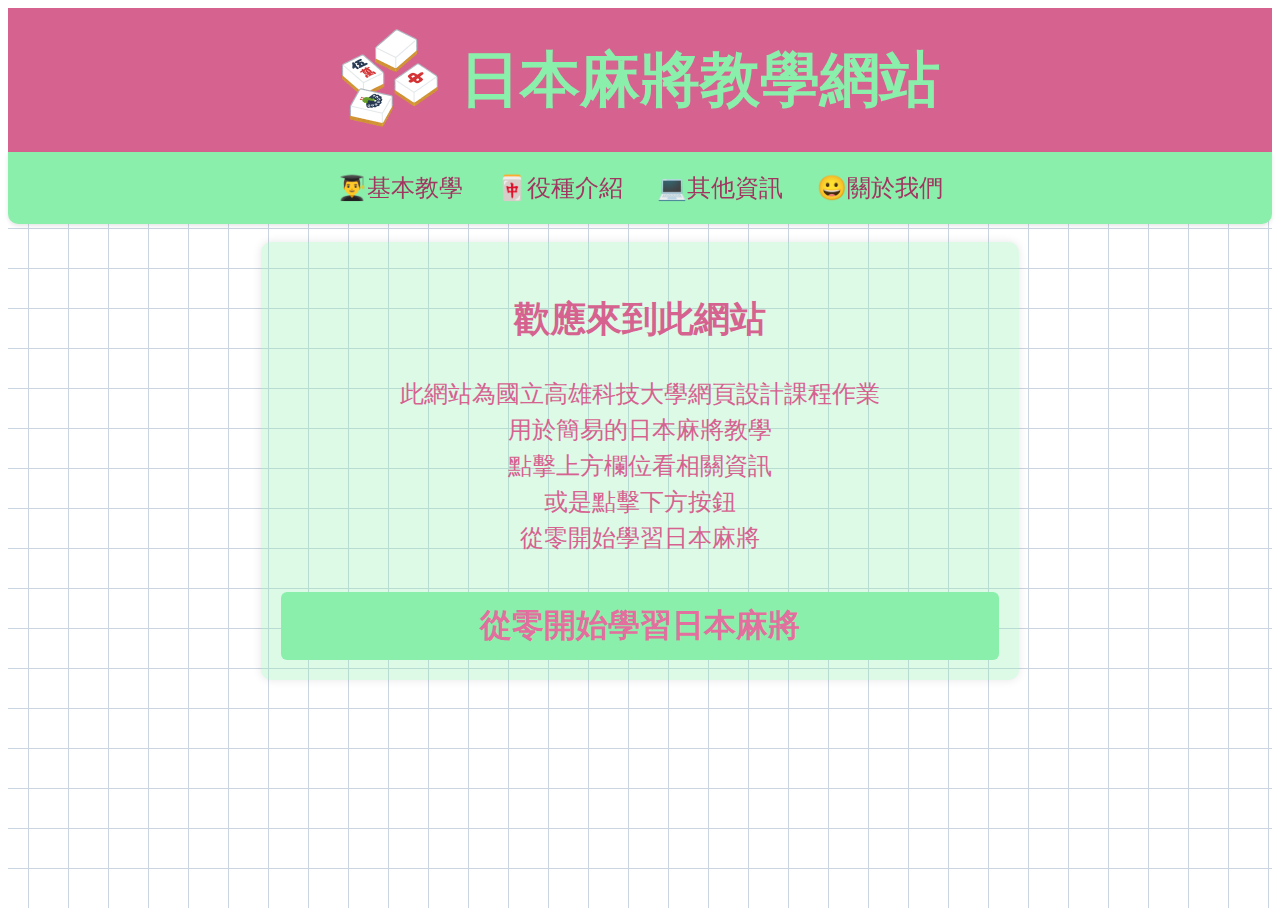
<file: index.html>
<!DOCTYPE html>
<html lang="en">
  <head>
    <meta charset="utf-8">
    <title>日本麻將教學網站</title>
    <link href="https://fonts.googleapis.com/css?family=Open+Sans" rel="stylesheet" type="text/css">
    
    <link href="styles/基本.css" rel="stylesheet" type="text/css"> 
    <link href="styles/首頁.css" rel="stylesheet" type="text/css">

    <script src="scripts/首頁.js"></script>
  
  </head>
  <body>
    <div class="grid"  style="height: 100vh;">
      <header class="header">
        <div class="logo"> <!-- 這裡放你的logo -->
          <a href="./">
            <img src="images/麻將.png" height="100px">
          </a>   
        </div>
        <h1 class="title">日本麻將教學網站</h1>
      </header>
    
      <header class="sticky-header__header"> 
        <table class="sticky-table-headers">
            <tbody>
                <tr>
                  <th><a href="基本教學.html"><button>👨‍🎓基本教學</button></a></th>
                  <th><a href="役種介紹.html"><button>🀄役種介紹</button></a></th>
                  <th><a href="qwe.html"><button>💻其他資訊</button></a></th>
                  <th><a href="qwe.html"><button>😀關於我們</button></a></th>
                  
                </tr>
            </tbody>
        </table>
      </header>

      <br>
      <div class="parent">
        <div class="div1" ></div>

        <div class="div3" >
            <h2>歡應來到此網站</h2>

            此網站為國立高雄科技大學網頁設計課程作業 <br>
            用於簡易的日本麻將教學 <br>
            點擊上方欄位看相關資訊<br>
            或是點擊下方按鈕<br>
            從零開始學習日本麻將<br><br>
            <a href="基本教學.html"><button class="eee">從零開始學習日本麻將</button></a>
        </div> 
        <div class="div2"></div> 
        <div class="div4"> </div> 
      </div>
     


    </div>
  </body>
</html>
</file>
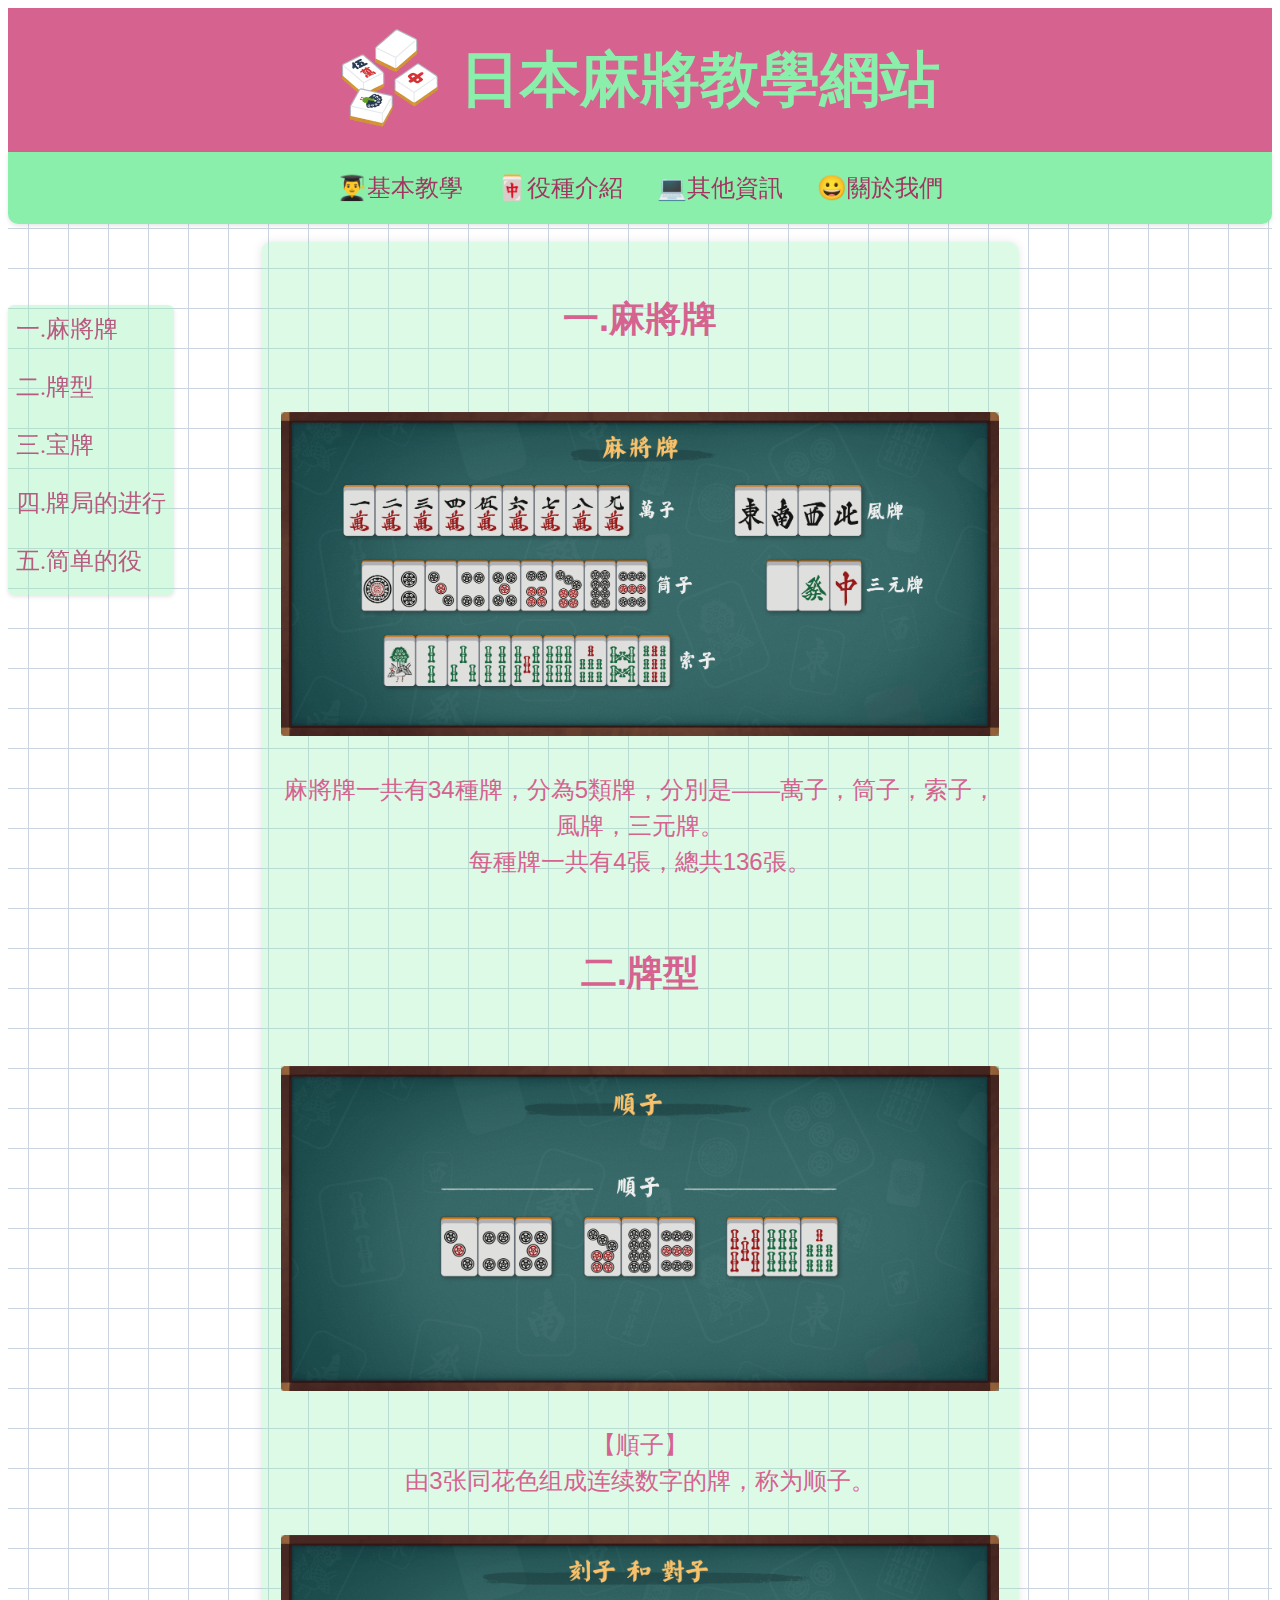
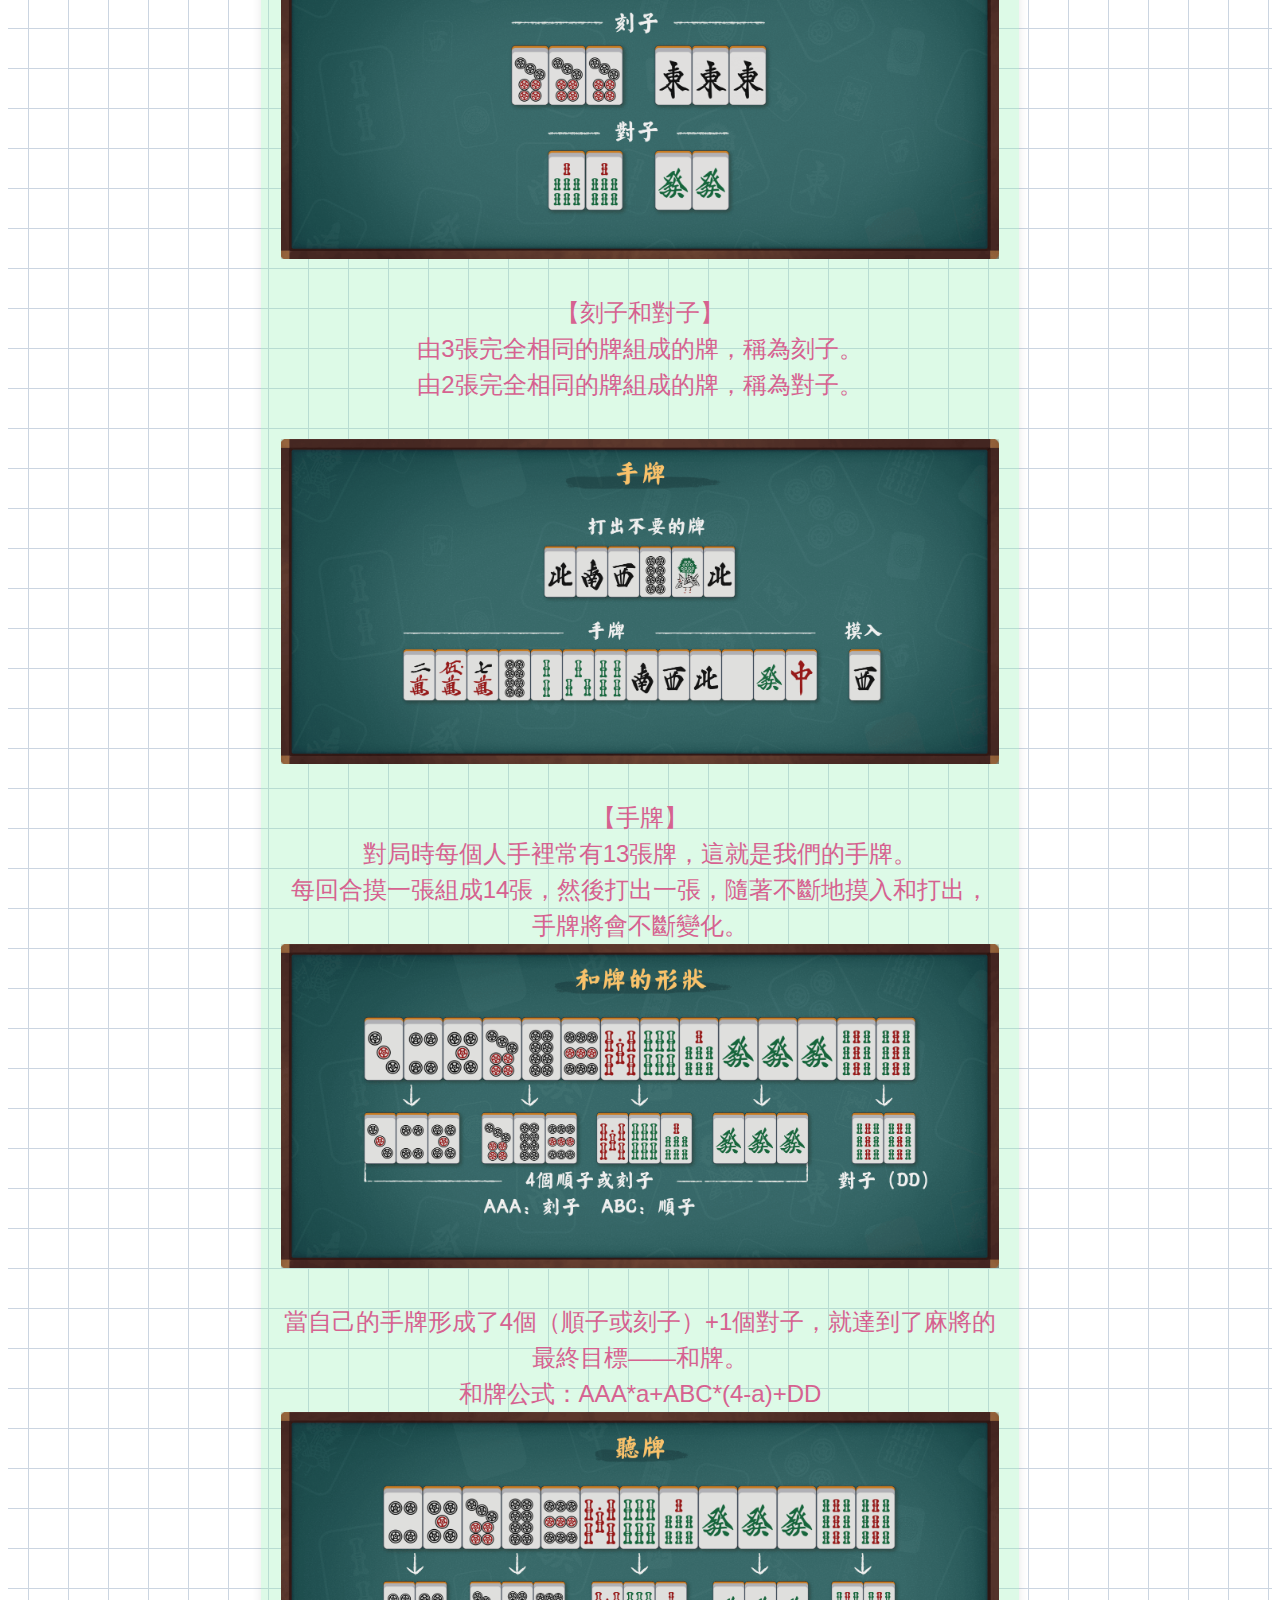
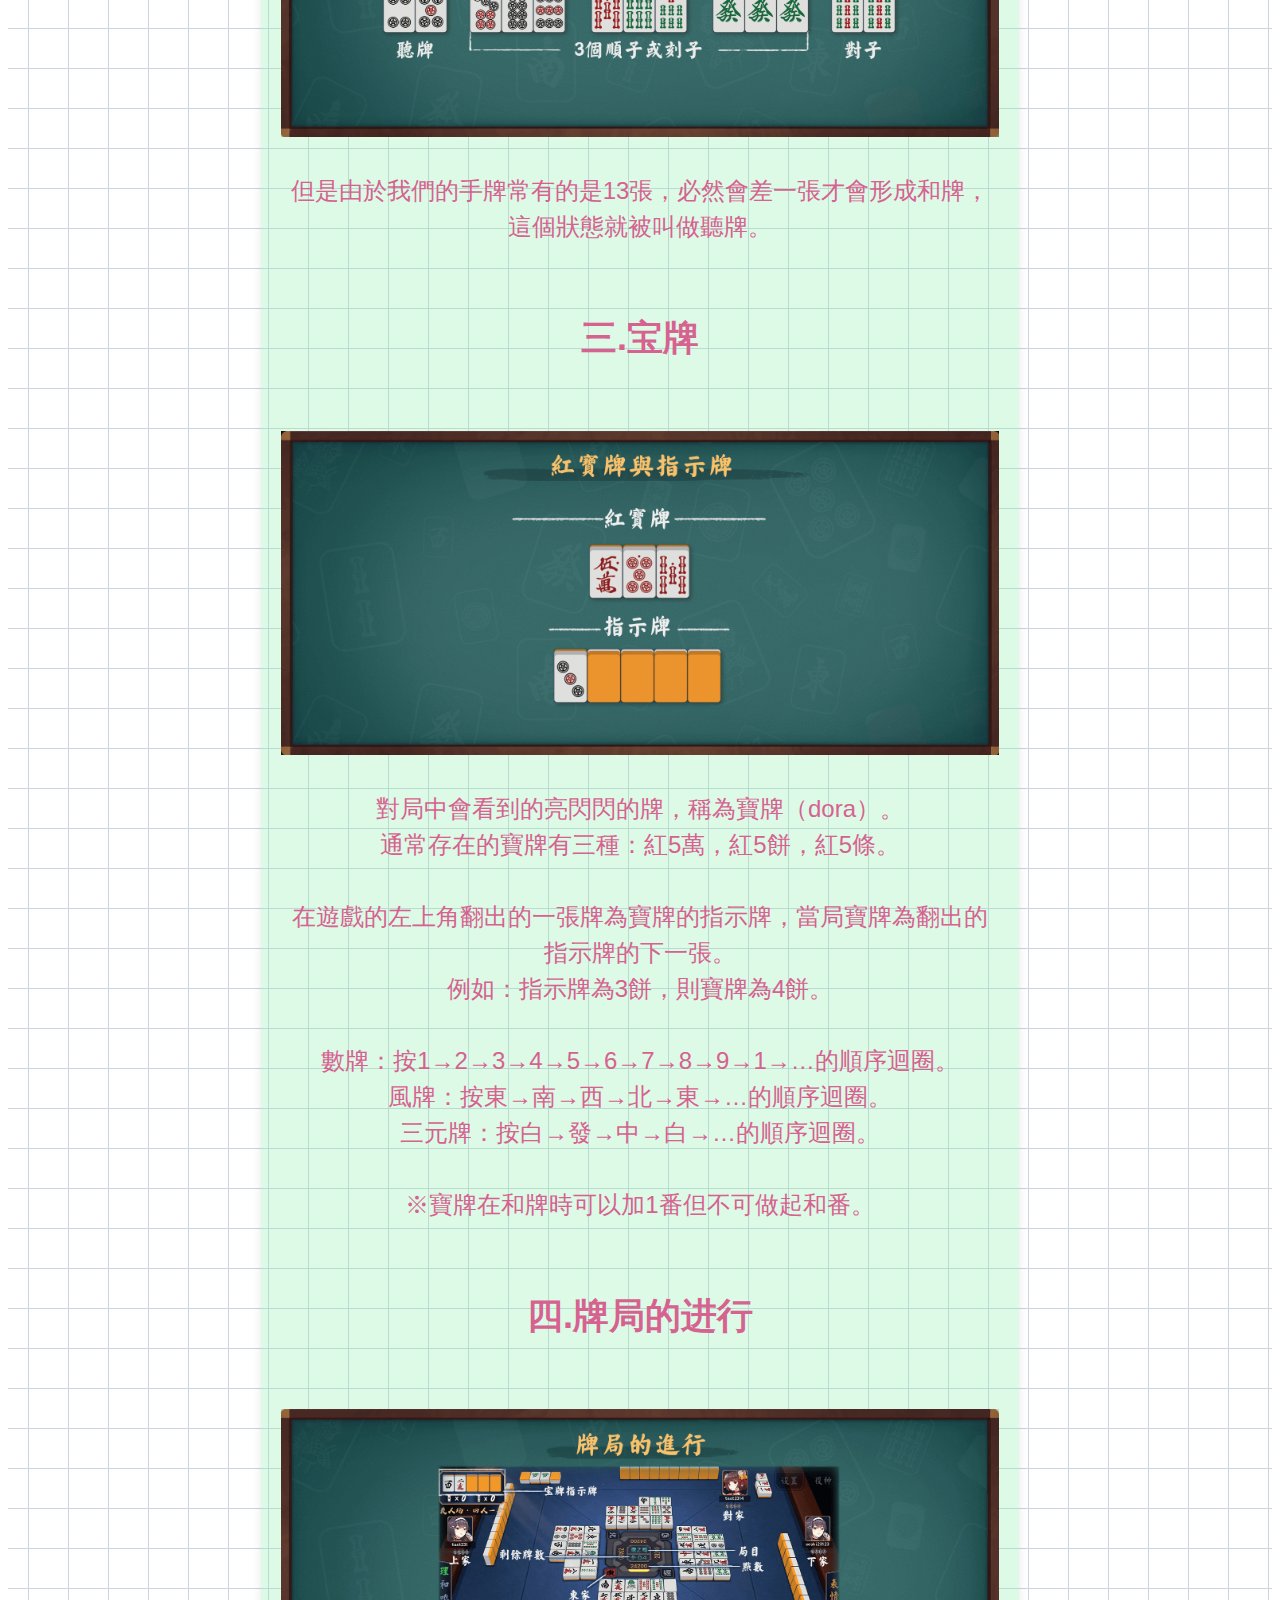
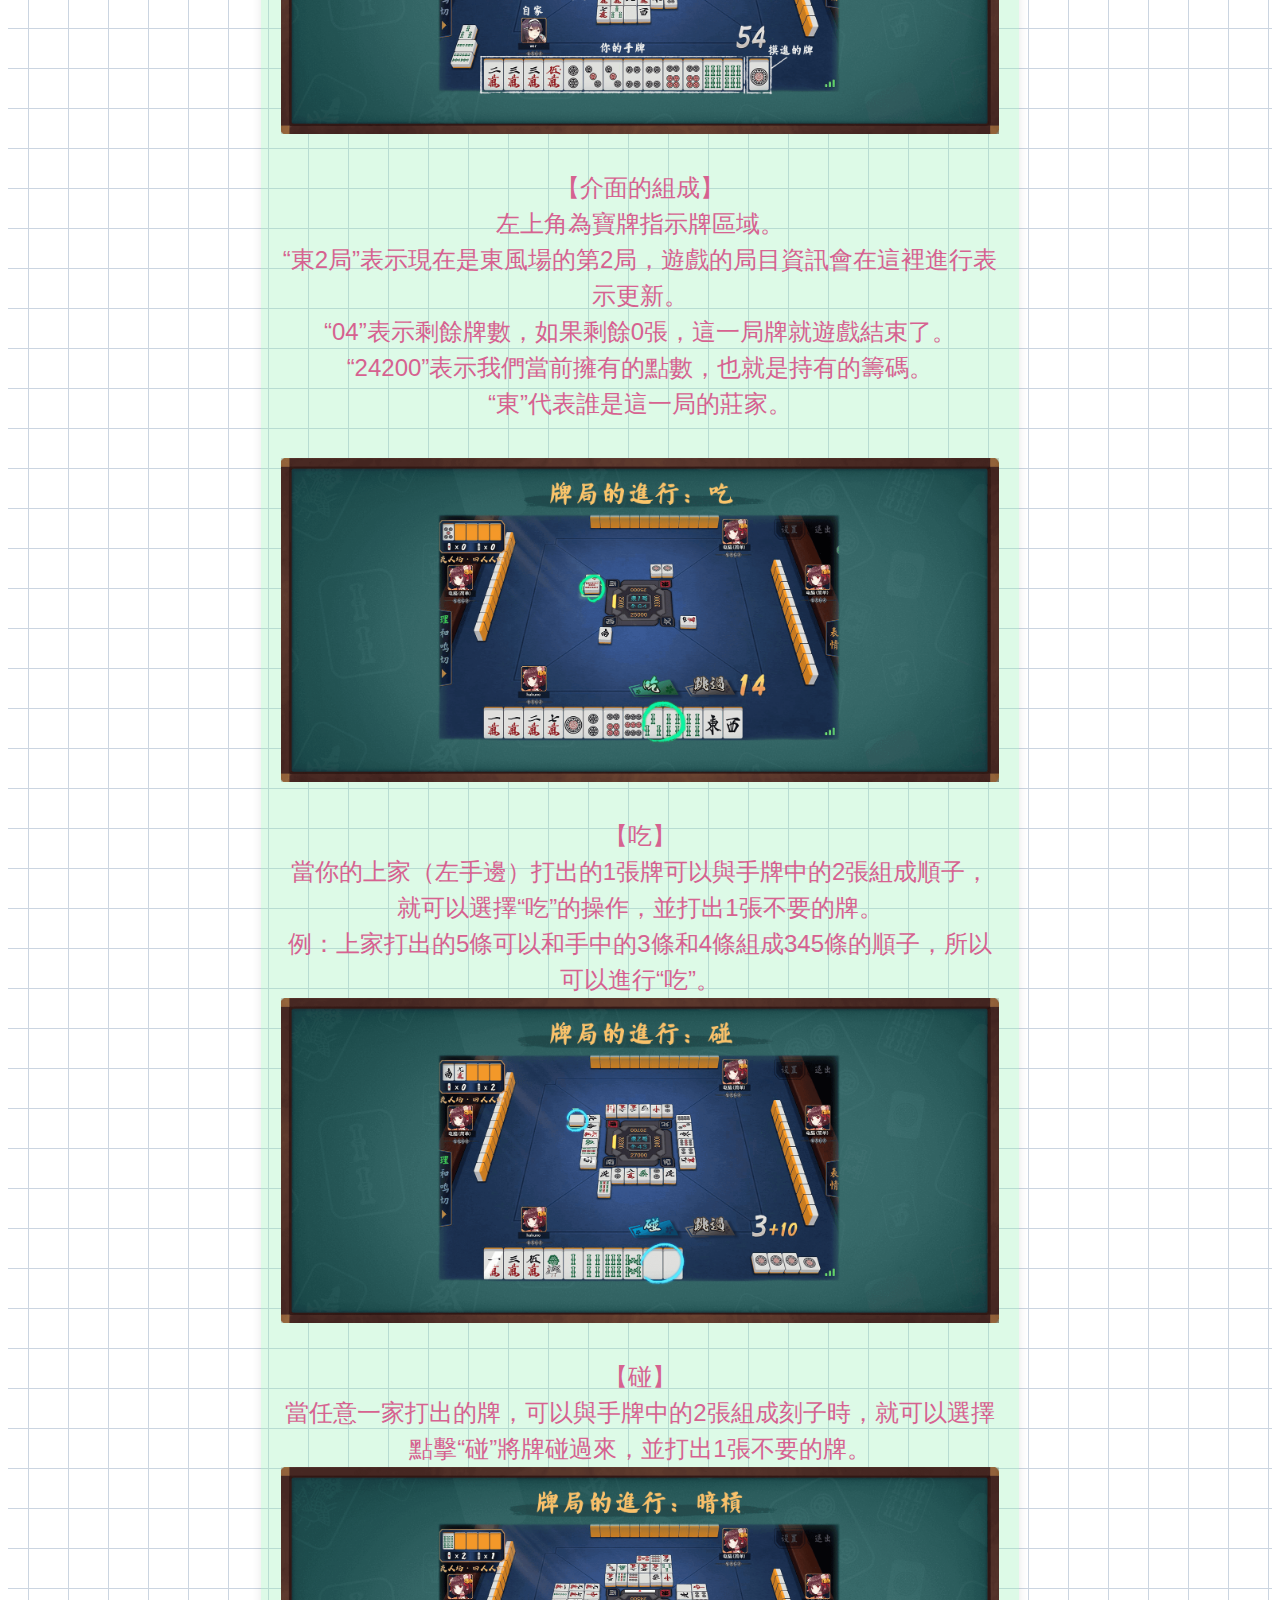
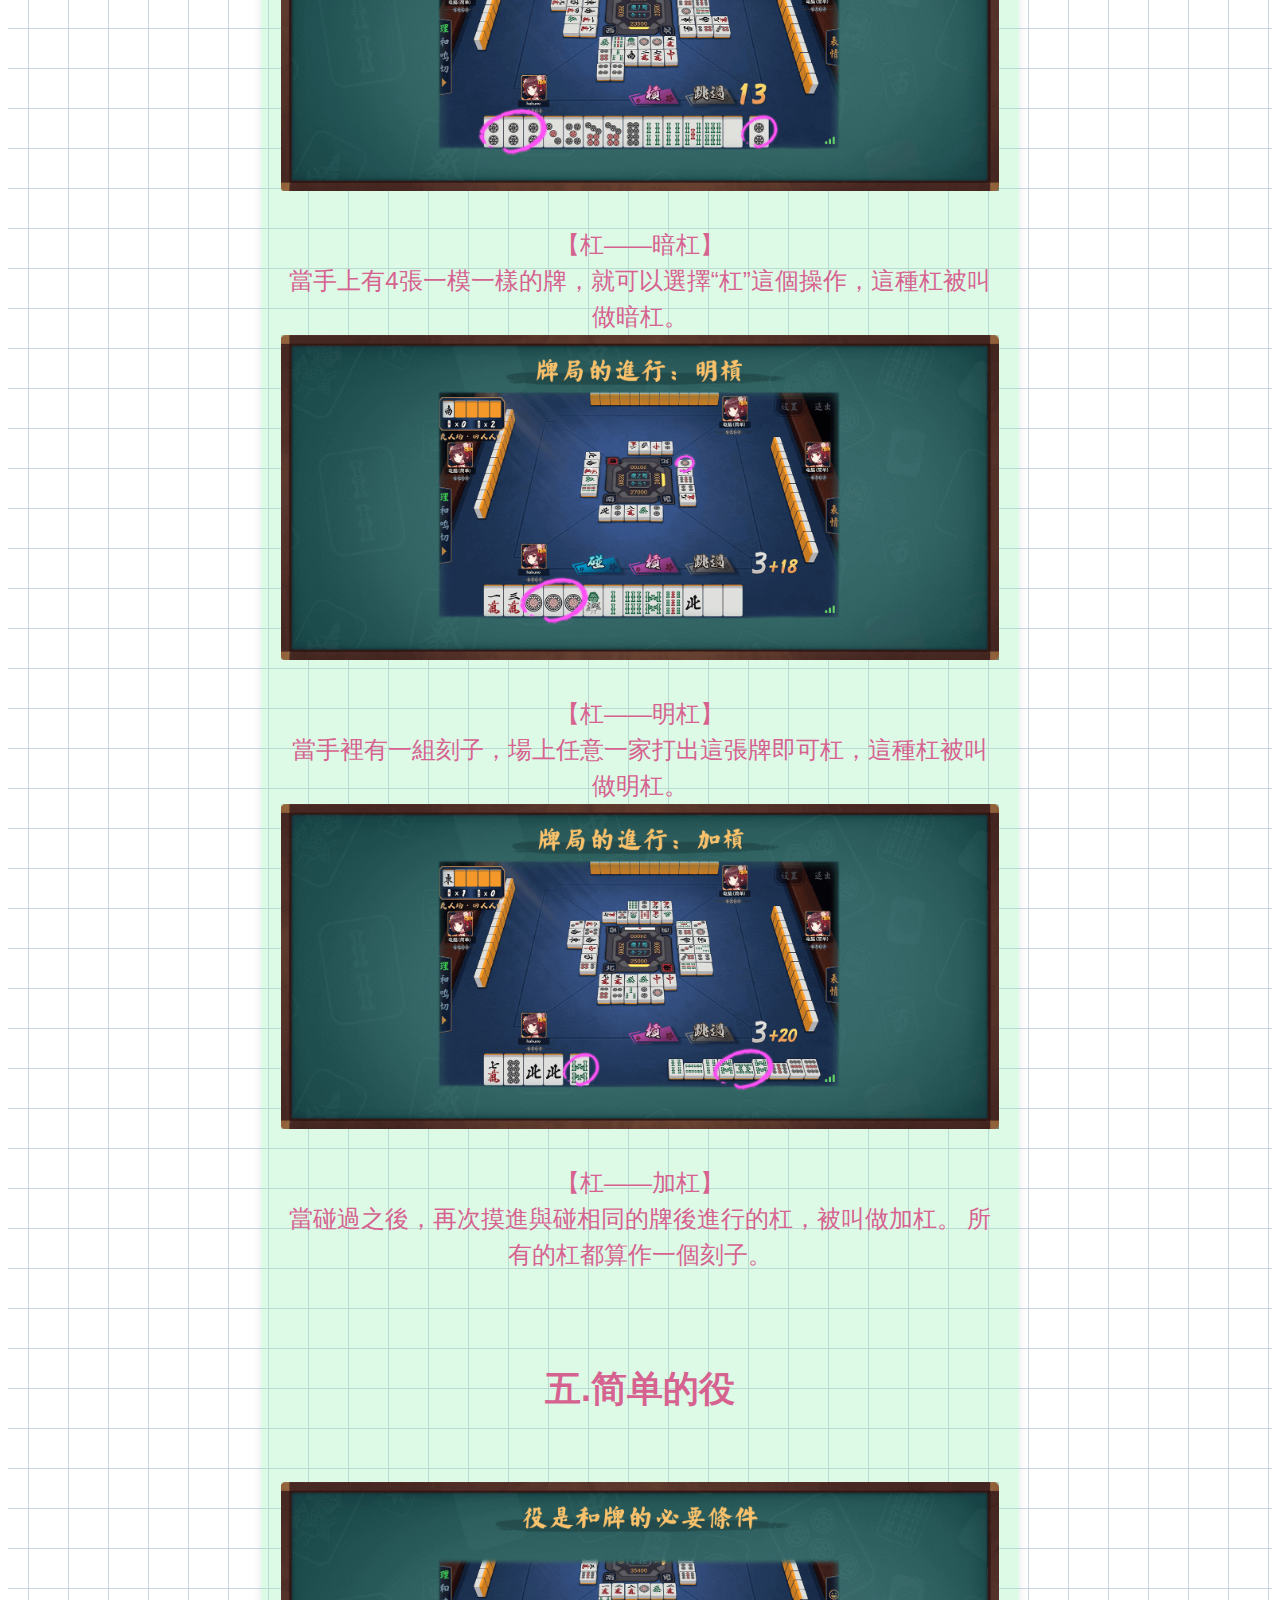
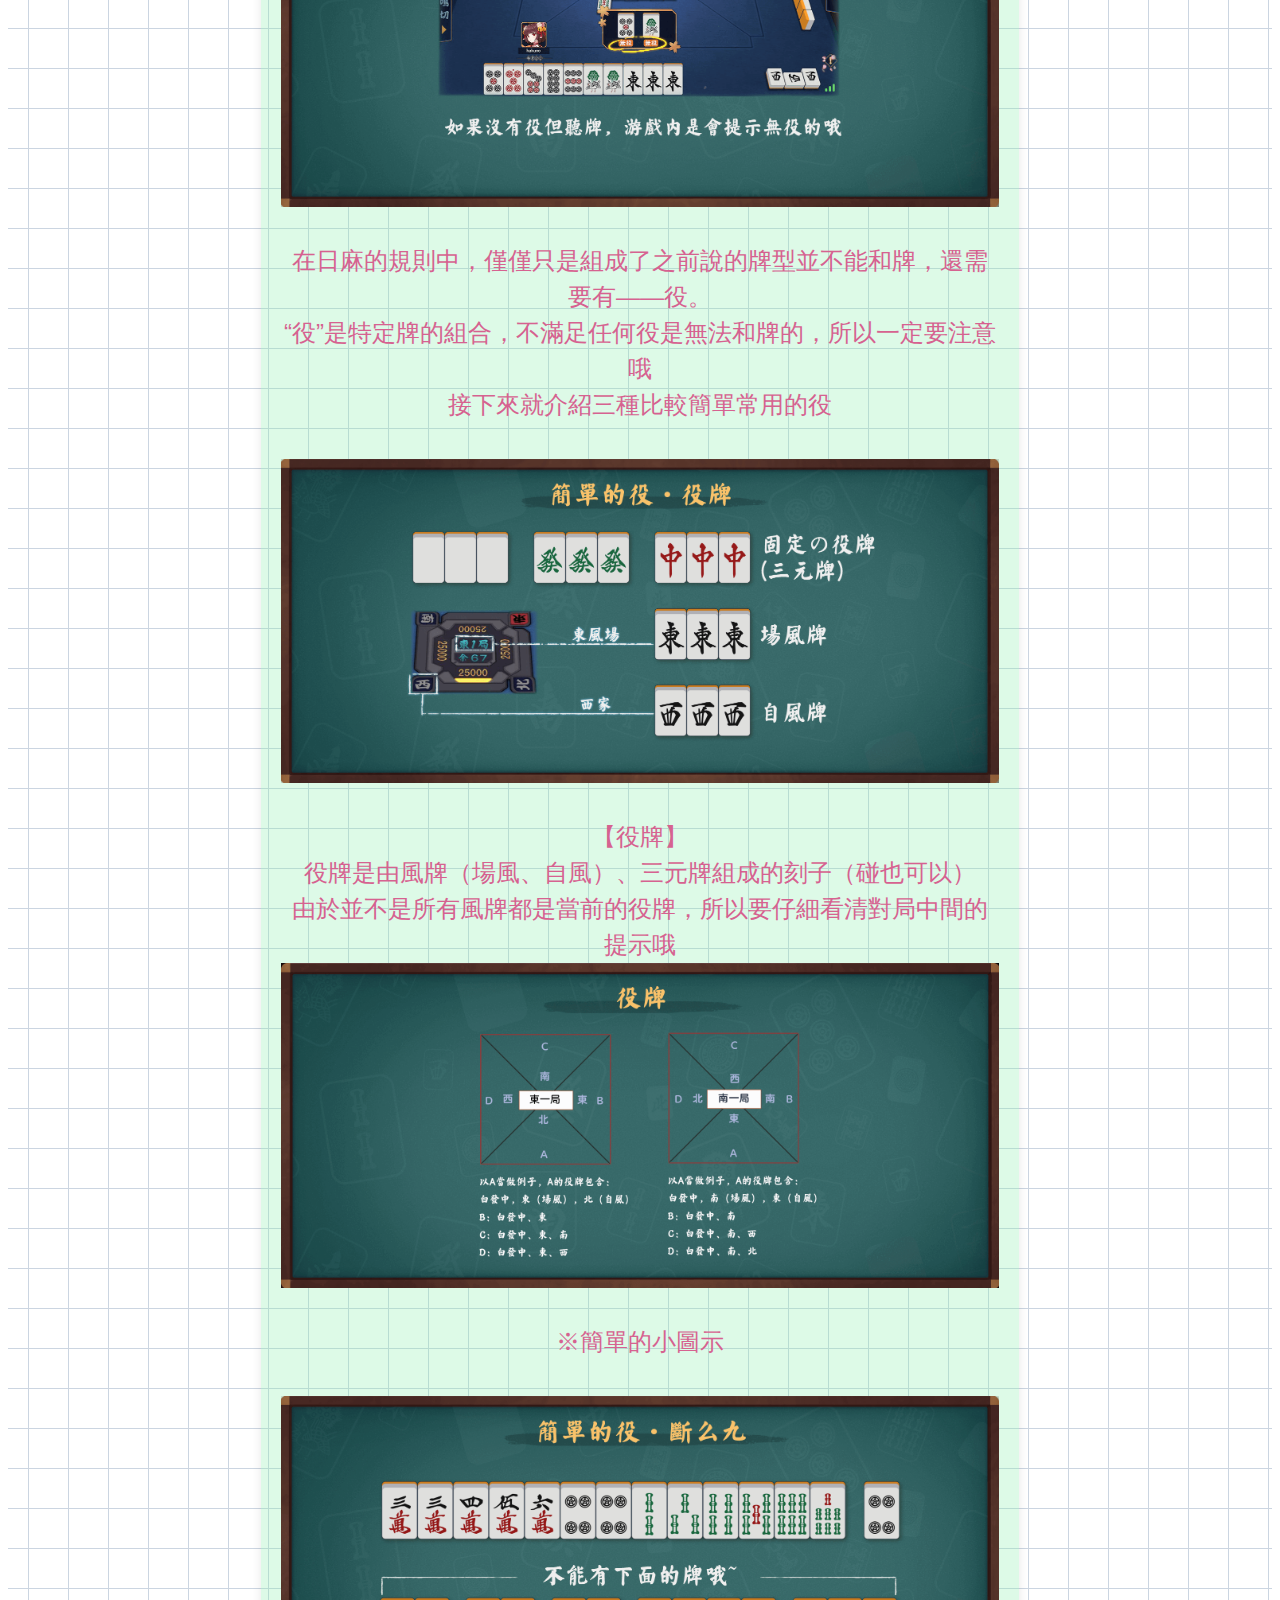
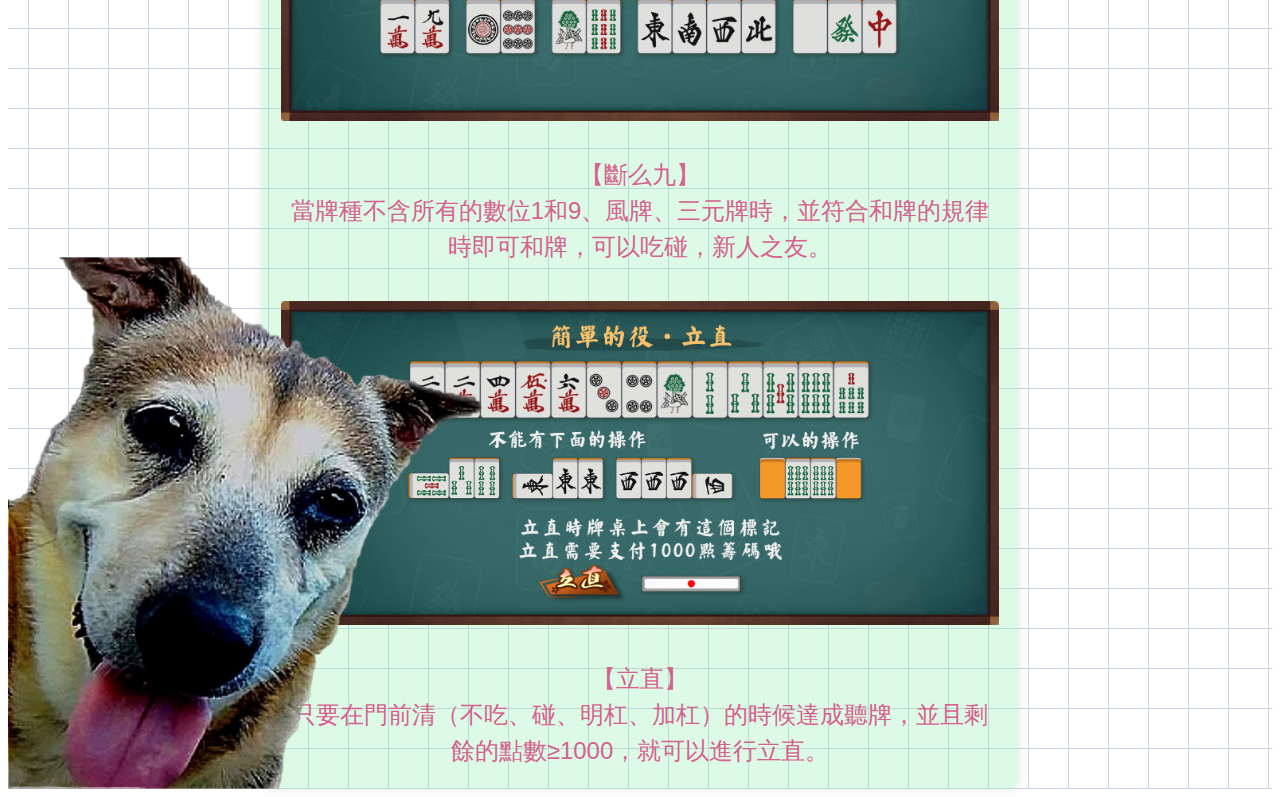
<file: 基本教學.html>
<!DOCTYPE html>
<html lang="en">
  <head>
    <meta charset="utf-8">
    <title>日本麻將教學網站</title>
    <link href="https://fonts.googleapis.com/css?family=Open+Sans" rel="stylesheet" type="text/css">
    
    <link rel="stylesheet" type="text/css" href="styles/基本.css">
    <link rel="stylesheet" type="text/css" href="styles/首頁.css">
    <link rel="stylesheet" type="text/css" href="styles/書籤.css">
    <link rel="stylesheet" type="text/css" href="styles/小翠兒狗頭定位.css">

    <script src="scripts/書籤動畫效果.js"></script>
  
  </head>
  <body>
    <div class="grid"  style="height: 100%;">

      <header class="header">
        <div class="logo"> <!-- 這裡放你的logo -->
          <a href="./">
            <img src="images/麻將.png" height="100px">
          </a>    
        </div>
        <h1 class="title">日本麻將教學網站</h1>
      </header>
    
      <header class="sticky-header__header"> 
        <table class="sticky-table-headers">
            <tbody>
                <tr>
                  <th><a href="基本教學.html"><button>👨‍🎓基本教學</button></a></th>
                  <th><a href="役種介紹.html"><button>🀄役種介紹</button></a></th>
                  <th><a href="qwe.html"><button>💻其他資訊</button></a></th>
                  <th><a href="qwe.html"><button>😀關於我們</button></a></th>
                  
                </tr>
            </tbody>
        </table>
      </header>
      <br>
      <div class="parent">
        <div class="div1">       
            <li><a href="#1">一.麻將牌</a></li>
            <li><a href="#2">二.牌型</a></li>
            <li><a href="#3">三.宝牌</a></li>
            <li><a href="#4">四.牌局的进行</a></li>
            <li><a href="#6">五.简单的役</a></li>

        </div>
          <div class="div3">
            <section id="1">
                <h2>一.麻將牌</h2><br>
                <img src="images\基本教學\1.png"><br>
                麻將牌一共有34種牌，分為5類牌，分別是——萬子，筒子，索子，風牌，三元牌。<br>
                每種牌一共有4張，總共136張。
            </section>
        
            <section id="2">
                <br><h2>二.牌型</h2><br>
                <img src="images\基本教學\2.0.png"><br>
                【順子】<br>由3张同花色组成连续数字的牌，称为顺子。<br>
                <br><img src="images\基本教學\2.1.png"><br>
                【刻子和對子】<br>由3張完全相同的牌組成的牌，稱為刻子。<br>
                由2張完全相同的牌組成的牌，稱為對子。<br>
                <br><img src="images\基本教學\2.2.png"><br>
                【手牌】<br>對局時每個人手裡常有13張牌，這就是我們的手牌。<br>
                每回合摸一張組成14張，然後打出一張，隨著不斷地摸入和打出，手牌將會不斷變化。<br>
                <img src="images\基本教學\2.3.png"><br>
                當自己的手牌形成了4個（順子或刻子）+1個對子，就達到了麻將的最終目標——和牌。<br>
                和牌公式：AAA*a+ABC*(4-a)+DD<br>
                <img src="images\基本教學\2.4.png"><br>
                但是由於我們的手牌常有的是13張，必然會差一張才會形成和牌，這個狀態就被叫做聽牌。
            </section>
        
            <section id="3">
                <br><h2>三.宝牌</h2><br>
                <img src="images\基本教學\3.png"><br>
                對局中會看到的亮閃閃的牌，稱為寶牌（dora）。<br>
                通常存在的寶牌有三種：紅5萬，紅5餅，紅5條。<br>
                <br>在遊戲的左上角翻出的一張牌為寶牌的指示牌，當局寶牌為翻出的指示牌的下一張。<br>
                例如：指示牌為3餅，則寶牌為4餅。<br>
                <br>數牌：按1→2→3→4→5→6→7→8→9→1→…的順序迴圈。<br>
                風牌：按東→南→西→北→東→…的順序迴圈。<br>
                三元牌：按白→發→中→白→…的順序迴圈。<br>
                <br>※寶牌在和牌時可以加1番但不可做起和番。
            </section>
        
            <section id="4">
                <br><h2>四.牌局的进行</h2><br>
                <img src="images\基本教學\4.0.png"><br>
                【介面的組成】<br>
                左上角為寶牌指示牌區域。<br>
                “東2局”表示現在是東風場的第2局，遊戲的局目資訊會在這裡進行表示更新。<br>
                “04”表示剩餘牌數，如果剩餘0張，這一局牌就遊戲結束了。<br>
                “24200”表示我們當前擁有的點數，也就是持有的籌碼。<br>
                “東”代表誰是這一局的莊家。<br>
                <br><img src="images\基本教學\4.1.png"><br>
                【吃】<br>
                當你的上家（左手邊）打出的1張牌可以與手牌中的2張組成順子，就可以選擇“吃”的操作，並打出1張不要的牌。<br>
                例：上家打出的5條可以和手中的3條和4條組成345條的順子，所以可以進行“吃”。
                <br><img src="images\基本教學\4.2.png"><br>
                【碰】<br>
                當任意一家打出的牌，可以與手牌中的2張組成刻子時，就可以選擇點擊“碰”將牌碰過來，並打出1張不要的牌。
                <br><img src="images\基本教學\4.3.png"><br>
                【杠——暗杠】<br>
                當手上有4張一模一樣的牌，就可以選擇“杠”這個操作，這種杠被叫做暗杠。
                <br><img src="images\基本教學\4.4.png"><br>
                【杠——明杠】<br>
                當手裡有一組刻子，場上任意一家打出這張牌即可杠，這種杠被叫做明杠。
                <br><img src="images\基本教學\4.5.png"><br>
                【杠——加杠】<br>
                當碰過之後，再次摸進與碰相同的牌後進行的杠，被叫做加杠。
                所有的杠都算作一個刻子。
            </section>
        
            <section id="6">
                <p><br><h2>五.简单的役</h2><br>
                <img src="images\基本教學\5.0.png"><br>
                在日麻的規則中，僅僅只是組成了之前說的牌型並不能和牌，還需要有——役。<br>
                “役”是特定牌的組合，不滿足任何役是無法和牌的，所以一定要注意哦<br>
                接下來就介紹三種比較簡單常用的役<br>
                <br><img src="images\基本教學\5.1.png"><br>
                【役牌】<br>
                役牌是由風牌（場風、自風）、三元牌組成的刻子（碰也可以）<br>
                由於並不是所有風牌都是當前的役牌，所以要仔細看清對局中間的提示哦<br>
                <img src="images\基本教學\5.2.png"><br>
                ※簡單的小圖示<br>
                <br><img src="images\基本教學\5.3.png"><br>
                【斷么九】<br>
                當牌種不含所有的數位1和9、風牌、三元牌時，並符合和牌的規律時即可和牌，可以吃碰，新人之友。<br>
                <br><img src="images\基本教學\5.4.png"><br>
                【立直】<br>
                只要在門前清（不吃、碰、明杠、加杠）的時候達成聽牌，並且剩餘的點數≥1000，就可以進行立直。
            </section>
        </div>
        
        </div> 
        <div class="div2"><img src="images/小翠兒狗頭.png" height="50px"> </div> 
        <div class="div4"></div> 
      </div>



    </div>
  </body>
</html>
</file>
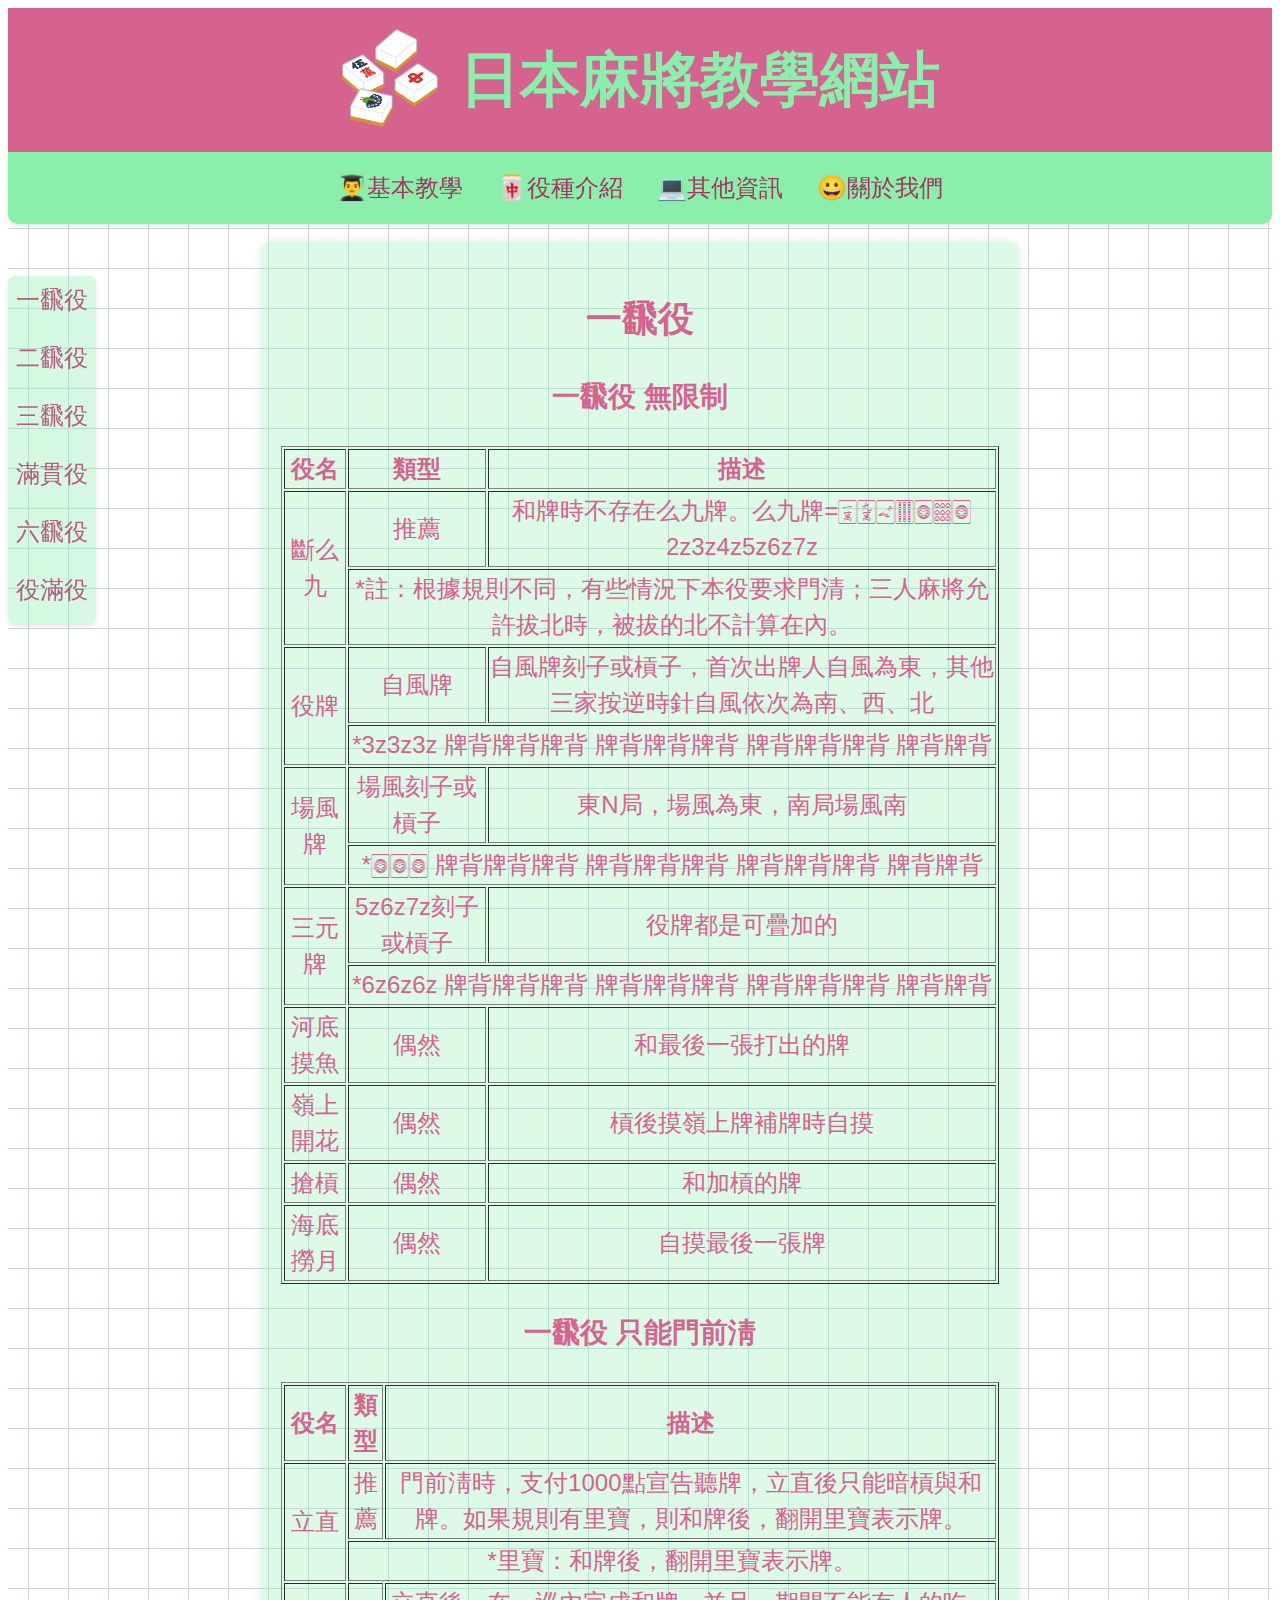
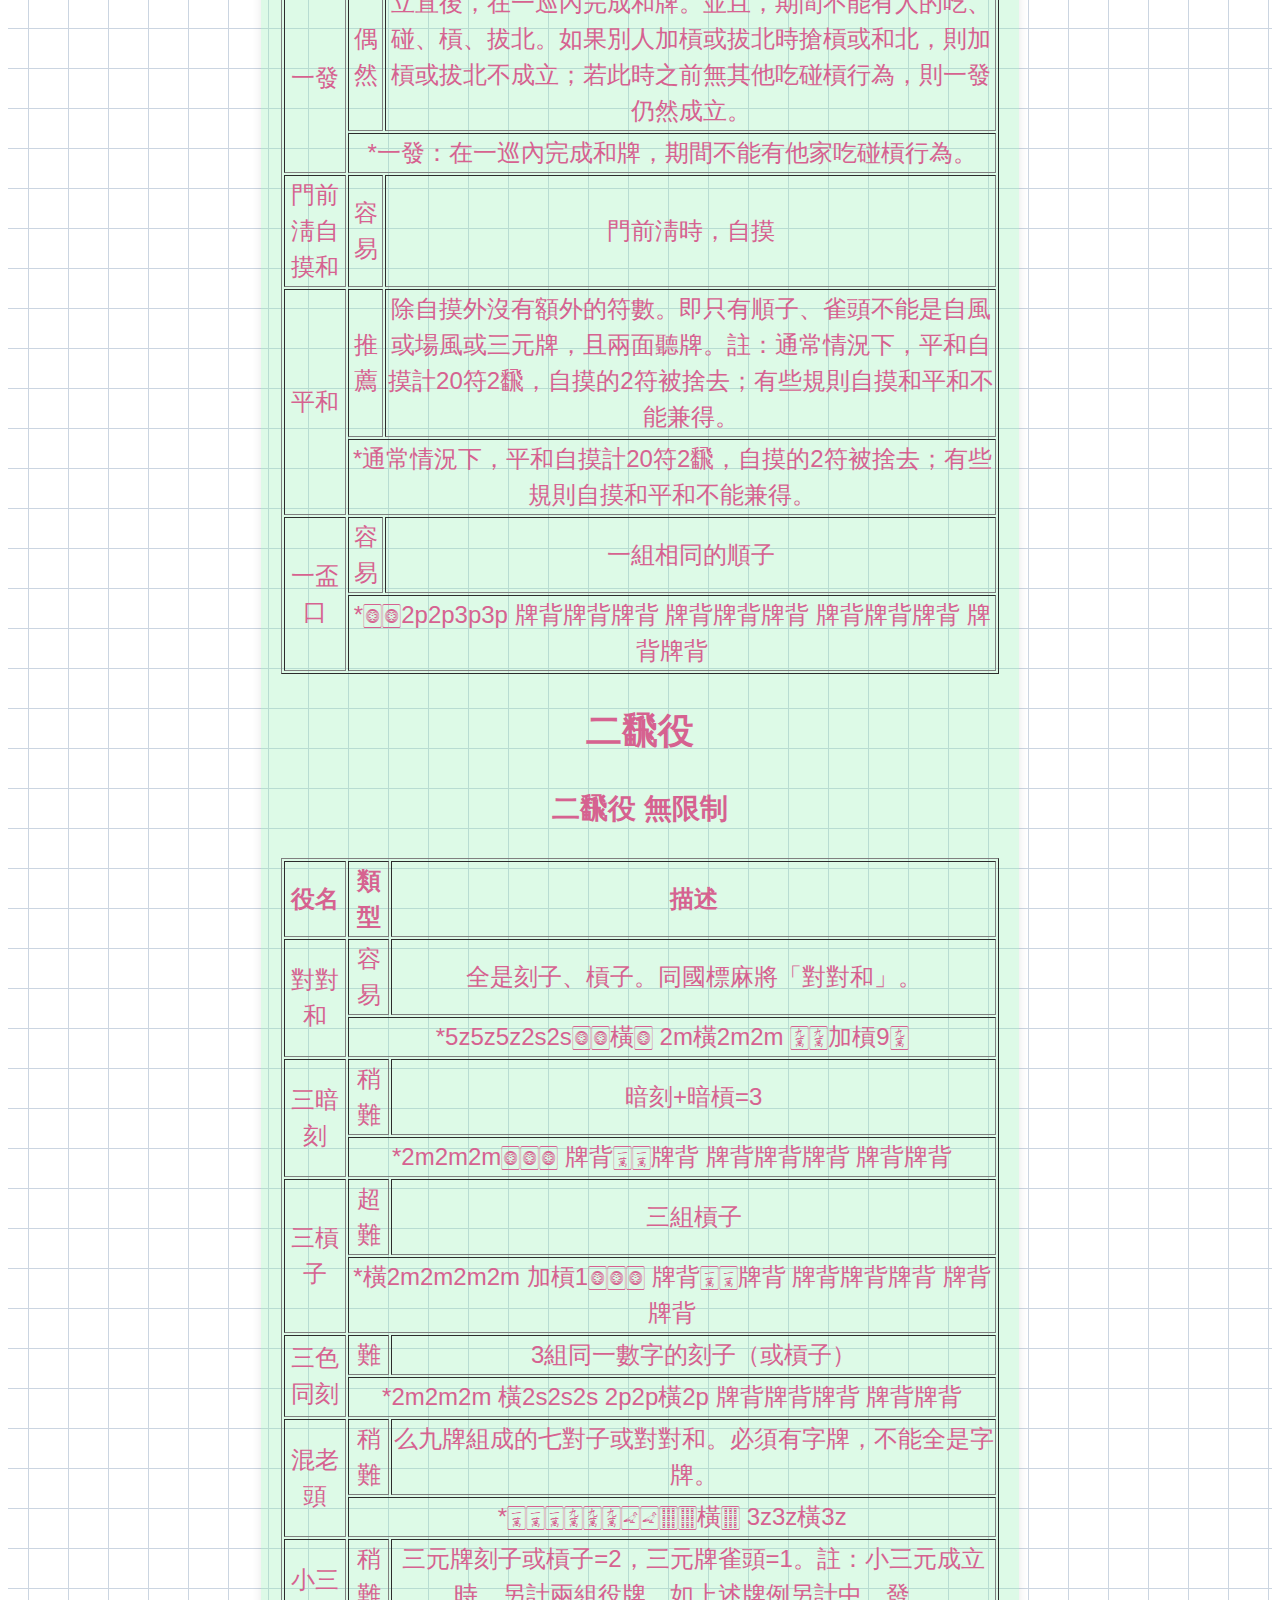
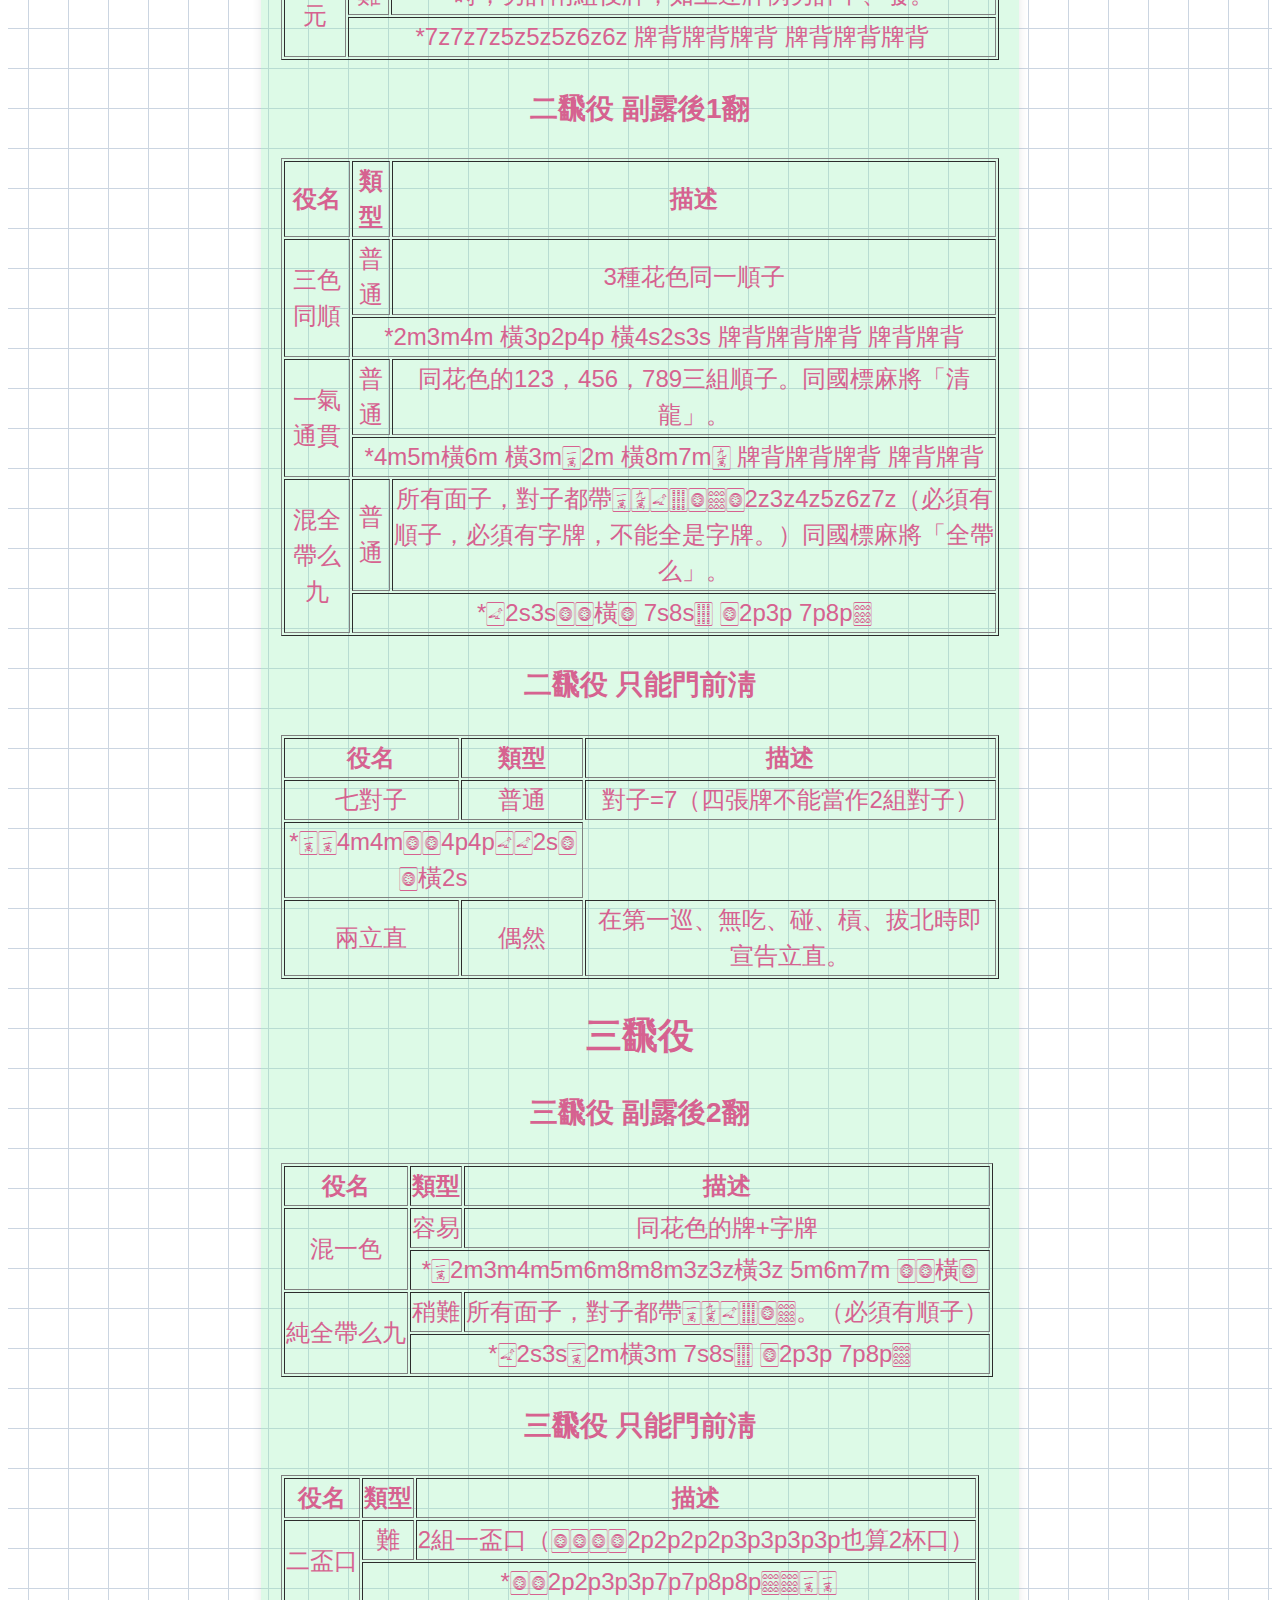
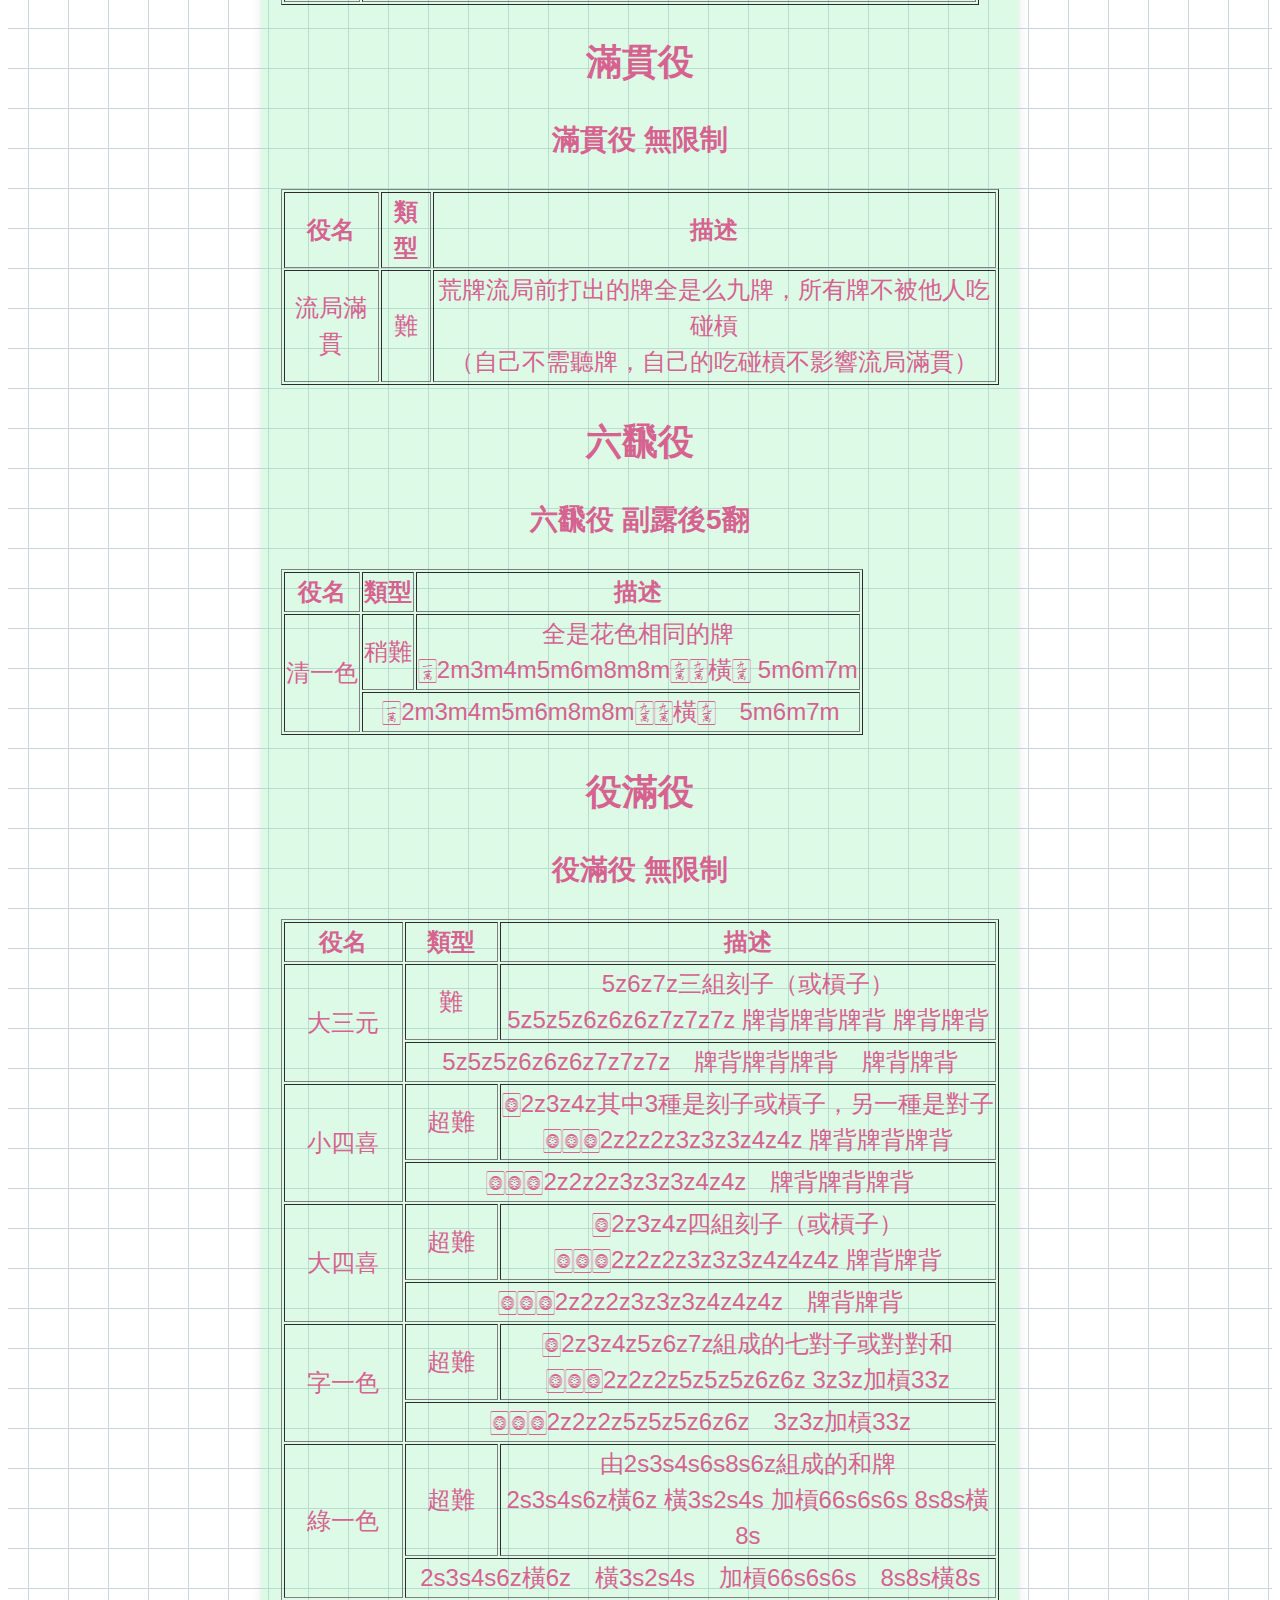
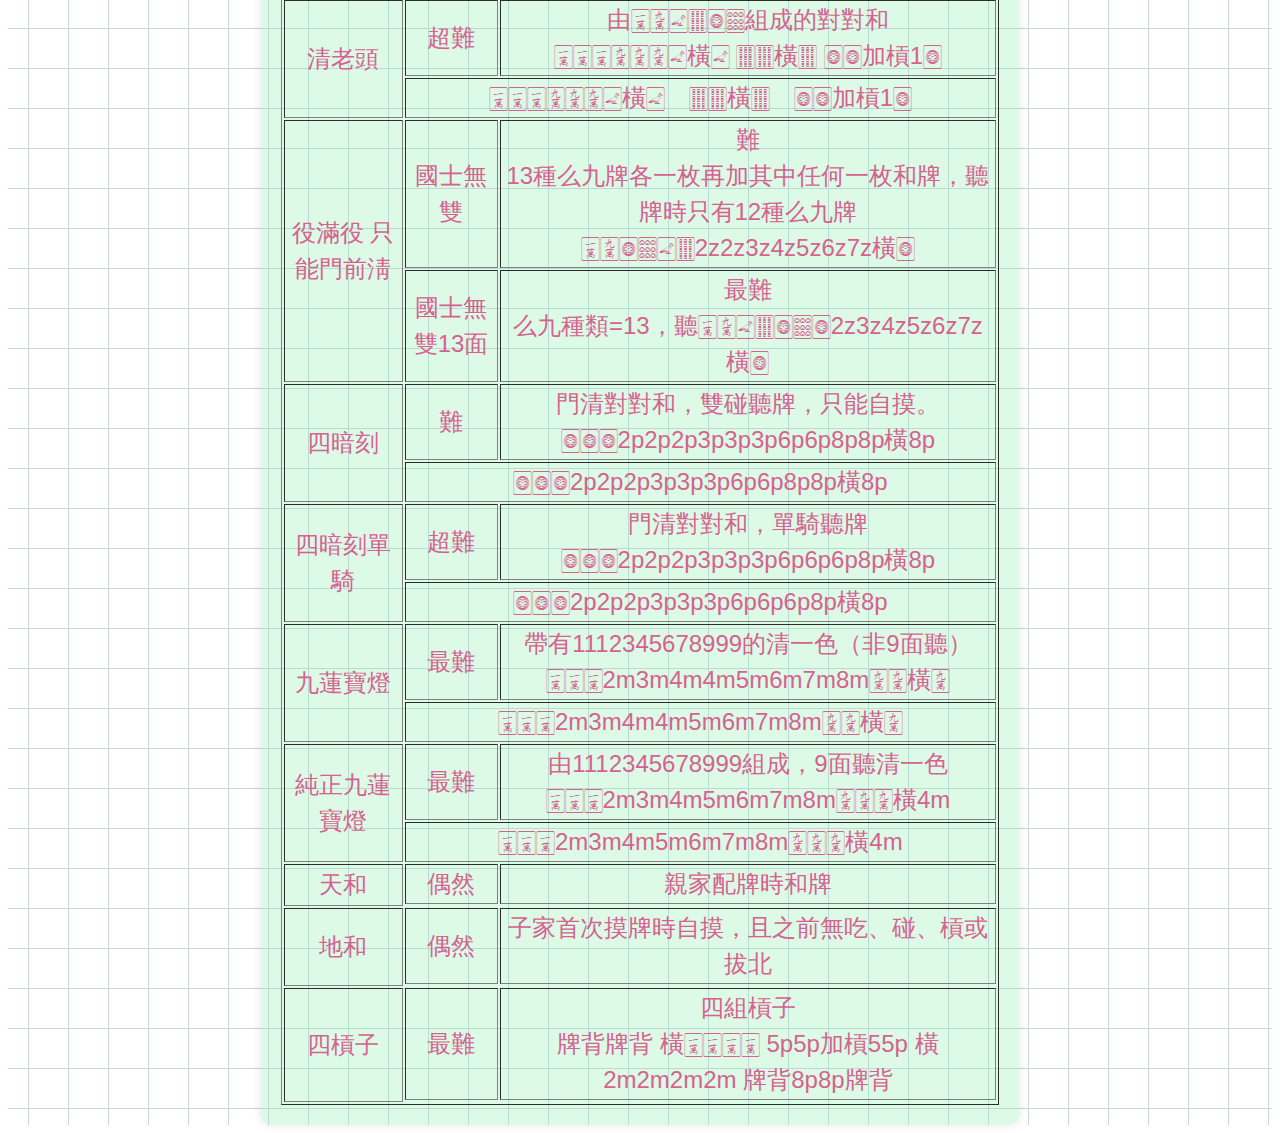
<file: 役種介紹.html>
<!DOCTYPE html>
<html lang="en">
  <head>
    <meta charset="utf-8">
    <title>日本麻將教學網站</title>
    <link href="https://fonts.googleapis.com/css?family=Open+Sans" rel="stylesheet" type="text/css">
    
    <link href="styles/基本.css" rel="stylesheet" type="text/css">
    <link href="styles/首頁.css" rel="stylesheet" type="text/css">
    <link href="styles/書籤.css" rel="stylesheet" type="text/css">
    

    <script src="scripts/書籤動畫效果.js"></script>

  </head>
  <body>
    <div class="grid"  style="height: 100%;">
      <header class="header">
        <div class="logo"> <!-- 這裡放你的logo -->
          <a href="./">
            <img src="images/麻將.png" height="100px">
          </a>    
        </div>
        <h1 class="title">日本麻將教學網站</h1>
      </header>
    
      <header class="sticky-header__header"> 
        <table class="sticky-table-headers">
            <tbody>
                <tr>
                  <th><a href="基本教學.html"><button>👨‍🎓基本教學</button></a></th>
                  <th><a href="役種介紹.html"><button>🀄役種介紹</button></a></th>
                  <th><a href="qwe.html"><button>💻其他資訊</button></a></th>
                  <th><a href="qwe.html"><button>😀關於我們</button></a></th>
                  
                </tr>
            </tbody>
        </table>
      </header>
      <br>
      <div class="parent">
        <div class="div1" > 
          <li><a href="#1">一飜役</a></li>
          <li><a href="#2">二飜役</a></li>
          <li><a href="#3">三飜役</a></li>
          <li><a href="#4">滿貫役</a></li>
          <li><a href="#5">六飜役</a></li>  
          <li><a href="#6">役滿役</a></li>      
        </div>

        <div class="div3">
          <h2 id = 1>一飜役</h2>
          <h3>一飜役 無限制</h3>
          <table border="1">
            <tr>
                <th>役名</th>
                <th>類型</th>
                <th>描述</th>
            </tr>
            <tr>
                <td rowspan="2">斷么九</td>
                <td>推薦</td>
                <td>和牌時不存在么九牌。么九牌=🀇🀏🀐🀘🀙🀡🀙2z3z4z5z6z7z</td>
            </tr>
            <tr>
                <td colspan="2">*註：根據規則不同，有些情況下本役要求門清；三人麻將允許拔北時，被拔的北不計算在內。</td>
            </tr>
            <tr>
                <td rowspan="2">役牌</td>
                <td>自風牌</td>
                <td>自風牌刻子或槓子，首次出牌人自風為東，其他三家按逆時針自風依次為南、西、北</td>
            </tr>
            <tr>
                <td colspan="2">*3z3z3z 牌背牌背牌背 牌背牌背牌背 牌背牌背牌背 牌背牌背</td>
            </tr>
            <tr>
                <td rowspan="2">場風牌</td>
                <td>場風刻子或槓子</td>
                <td>東N局，場風為東，南局場風南</td>
            </tr>
            <tr>
                <td colspan="2">*🀙🀙🀙 牌背牌背牌背 牌背牌背牌背 牌背牌背牌背 牌背牌背</td>
            </tr>
            <tr>
                <td rowspan="2">三元牌</td>
                <td>5z6z7z刻子或槓子</td>
                <td>役牌都是可疊加的</td>
            </tr>
            <tr>
                <td colspan="2">*6z6z6z 牌背牌背牌背 牌背牌背牌背 牌背牌背牌背 牌背牌背</td>
            </tr>
            <tr>
                <td>河底摸魚</td>
                <td>偶然</td>
                <td>和最後一張打出的牌</td>
            </tr>
            <tr>
                <td>嶺上開花</td>
                <td>偶然</td>
                <td>槓後摸嶺上牌補牌時自摸</td>
            </tr>
            <tr>
                <td>搶槓</td>
                <td>偶然</td>
                <td>和加槓的牌</td>
            </tr>
            <tr>
                <td>海底撈月</td>
                <td>偶然</td>
                <td>自摸最後一張牌</td>
            </tr>
          </table>  
          <h3>一飜役 只能門前淸</h3>
          <table border="1">
            <tr>
                <th>役名</th>
                <th>類型</th>
                <th>描述</th>
            </tr>
            <tr>
                <td rowspan="2">立直</td>
                <td>推薦</td>
                <td>門前淸時，支付1000點宣告聽牌，立直後只能暗槓與和牌。如果規則有里寶，則和牌後，翻開里寶表示牌。</td>
            </tr>
            <tr>
                <td colspan="2">*里寶：和牌後，翻開里寶表示牌。</td>
            </tr>
            <tr>
                <td rowspan="2">一發</td>
                <td>偶然</td>
                <td>立直後，在一巡內完成和牌。並且，期間不能有人的吃、碰、槓、拔北。如果別人加槓或拔北時搶槓或和北，則加槓或拔北不成立；若此時之前無其他吃碰槓行為，則一發仍然成立。</td>
            </tr>
            <tr>
                <td colspan="2">*一發：在一巡內完成和牌，期間不能有他家吃碰槓行為。</td>
            </tr>
            <tr>
                <td>門前淸自摸和</td>
                <td>容易</td>
                <td>門前淸時，自摸</td>
            </tr>
            <tr>
                <td rowspan="2">平和</td>
                <td>推薦</td>
                <td>除自摸外沒有額外的符數。即只有順子、雀頭不能是自風或場風或三元牌，且兩面聽牌。註：通常情況下，平和自摸計20符2飜，自摸的2符被捨去；有些規則自摸和平和不能兼得。</td>
            </tr>
            <tr>
                <td colspan="2">*通常情況下，平和自摸計20符2飜，自摸的2符被捨去；有些規則自摸和平和不能兼得。</td>
            </tr>
            <tr>
                <td rowspan="2">一盃口</td>
                <td>容易</td>
                <td>一組相同的順子</td>
            </tr>
            <tr>
                <td colspan="2">*🀙🀙2p2p3p3p 牌背牌背牌背 牌背牌背牌背 牌背牌背牌背 牌背牌背</td>
            </tr>
          </table>
          
          <h2 id = 2>二飜役</h2>
          <h3>二飜役 無限制</h3>
          <table border="1">
              <tr>
                  <th>役名</th>
                  <th>類型</th>
                  <th>描述</th>
              </tr>
              <tr>
                  <td rowspan="2">對對和</td>
                  <td>容易</td>
                  <td>全是刻子、槓子。同國標麻將「對對和」。</td>
              </tr>
              <tr>
                  <td colspan="2">*5z5z5z2s2s🀙🀙橫🀙 2m橫2m2m 🀏🀏加槓9🀏</td>
              </tr>
              <tr>
                  <td rowspan="2">三暗刻</td>
                  <td>稍難</td>
                  <td>暗刻+暗槓=3</td>
              </tr>
              <tr>
                  <td colspan="2">*2m2m2m🀙🀙🀙 牌背🀇🀇牌背 牌背牌背牌背 牌背牌背</td>
              </tr>
              <tr>
                  <td rowspan="2">三槓子</td>
                  <td>超難</td>
                  <td>三組槓子</td>
              </tr>
              <tr>
                  <td colspan="2">*橫2m2m2m2m 加槓1🀙🀙🀙 牌背🀇🀇牌背 牌背牌背牌背 牌背牌背</td>
              </tr>
              <tr>
                  <td rowspan="2">三色同刻</td>
                  <td>難</td>
                  <td>3組同一數字的刻子（或槓子）</td>
              </tr>
              <tr>
                  <td colspan="2">*2m2m2m 橫2s2s2s 2p2p橫2p 牌背牌背牌背 牌背牌背</td>
              </tr>
              <tr>
                  <td rowspan="2">混老頭</td>
                  <td>稍難</td>
                  <td>么九牌組成的七對子或對對和。必須有字牌，不能全是字牌。</td>
              </tr>
              <tr>
                  <td colspan="2">*🀇🀇🀇🀏🀏🀏🀐🀐🀘🀘橫🀘 3z3z橫3z</td>
              </tr>
              <tr>
                  <td rowspan="2">小三元</td>
                  <td>稍難</td>
                  <td>三元牌刻子或槓子=2，三元牌雀頭=1。註：小三元成立時，另計兩組役牌，如上述牌例另計中、發。</td>
              </tr>
              <tr>
                  <td colspan="2">*7z7z7z5z5z5z6z6z 牌背牌背牌背 牌背牌背牌背</td>
              </tr>
          </table>
          <h3>二飜役 副露後1翻</h3>
          <table border="1">
              <tr>
                  <th>役名</th>
                  <th>類型</th>
                  <th>描述</th>
              </tr>
              <tr>
                  <td rowspan="2">三色同順</td>
                  <td>普通</td>
                  <td>3種花色同一順子</td>
              </tr>
              <tr>
                  <td colspan="2">*2m3m4m 橫3p2p4p 橫4s2s3s 牌背牌背牌背 牌背牌背</td>
              </tr>
              <tr>
                  <td rowspan="2">一氣通貫</td>
                  <td>普通</td>
                  <td>同花色的123，456，789三組順子。同國標麻將「清龍」。</td>
              </tr>
              <tr>
                  <td colspan="2">*4m5m橫6m 橫3m🀇2m 橫8m7m🀏 牌背牌背牌背 牌背牌背</td>
              </tr>
              <tr>
                  <td rowspan="2">混全帶么九</td>
                  <td>普通</td>
                  <td>所有面子，對子都帶🀇🀏🀐🀘🀙🀡🀙2z3z4z5z6z7z（必須有順子，必須有字牌，不能全是字牌。）同國標麻將「全帶么」。</td>
              </tr>
              <tr>
                  <td colspan="2">*🀐2s3s🀙🀙橫🀙 7s8s🀘 🀙2p3p 7p8p🀡</td>
              </tr>
          </table>
          <h3>二飜役 只能門前淸</h3>
          <table border="1">
              <tr>
                  <th>役名</th>
                  <th>類型</th>
                  <th>描述</th>
              </tr>
              <tr>
                  <td>七對子</td>
                  <td>普通</td>
                  <td>對子=7（四張牌不能當作2組對子）</td>
              </tr>
              <tr>
                  <td colspan="2">*🀇🀇4m4m🀙🀙4p4p🀐🀐2s🀙🀙橫2s</td>
              </tr>
              <tr>
                  <td>兩立直</td>
                  <td>偶然</td>
                  <td>在第一巡、無吃、碰、槓、拔北時即宣告立直。</td>
              </tr>
          </table>

          <h2 id="3">三飜役</h2>
          <h3>三飜役 副露後2翻</h3>
          <table border="1">
              <tr>
                  <th>役名</th>
                  <th>類型</th>
                  <th>描述</th>
              </tr>
              <tr>
                  <td rowspan="2">混一色</td>
                  <td>容易</td>
                  <td>同花色的牌+字牌</td>
              </tr>
              <tr>
                  <td colspan="2">*🀇2m3m4m5m6m8m8m3z3z橫3z 5m6m7m 🀙🀙橫🀙</td>
              </tr>
              <tr>
                  <td rowspan="2">純全帶么九</td>
                  <td>稍難</td>
                  <td>所有面子，對子都帶🀇🀏🀐🀘🀙🀡。（必須有順子）</td>
              </tr>
              <tr>
                  <td colspan="2">*🀐2s3s🀇2m橫3m 7s8s🀘 🀙2p3p 7p8p🀡</td>
              </tr>
          </table>
          <h3>三飜役 只能門前淸</h3>
          <table border="1">
              <tr>
                  <th>役名</th>
                  <th>類型</th>
                  <th>描述</th>
              </tr>
              <tr>
                  <td rowspan="2">二盃口</td>
                  <td>難</td>
                  <td>2組一盃口（🀙🀙🀙🀙2p2p2p2p3p3p3p3p也算2杯口）</td>
              </tr>
              <tr>
                  <td colspan="2">*🀙🀙2p2p3p3p7p7p8p8p🀡🀡🀇🀇</td>
              </tr>
          </table>

          <h2 id="4">滿貫役</h2>
          <h3>滿貫役 無限制</h3>
          <table border="1">
              <tr>
                  <th>役名</th>
                  <th>類型</th>
                  <th>描述</th>
              </tr>
              <tr>
                  <td rowspan="2">流局滿貫</td>
                  <td>難</td>
                  <td>荒牌流局前打出的牌全是么九牌，所有牌不被他人吃碰槓<br>（自己不需聽牌，自己的吃碰槓不影響流局滿貫）</td>
              </tr>
     
          </table>
          
          <h2 id="5">六飜役</h2>
          <h3>六飜役 副露後5翻</h3>
          <table border="1">
              <tr>
                  <th>役名</th>
                  <th>類型</th>
                  <th>描述</th>
              </tr>
              <tr>
                  <td rowspan="2">清一色</td>
                  <td>稍難</td>
                  <td>全是花色相同的牌<br>🀇2m3m4m5m6m8m8m🀏🀏橫🀏 5m6m7m</td>
              </tr>
              <tr>
                  <td colspan="2">🀇2m3m4m5m6m8m8m🀏🀏橫🀏　5m6m7m
                  </td>
              </tr>
          </table>

          <h2 id="6">役滿役</h2>
          <h3>役滿役 無限制</h3>
          <table border="1">
              <tr>
                  <th>役名</th>
                  <th>類型</th>
                  <th>描述</th>
              </tr>
              <tr>
                  <td rowspan="2">大三元</td>
                  <td>難</td>
                  <td>5z6z7z三組刻子（或槓子）<br>5z5z5z6z6z6z7z7z7z 牌背牌背牌背 牌背牌背</td>
              </tr>
              <tr>
                  <td colspan="2">5z5z5z6z6z6z7z7z7z　牌背牌背牌背　牌背牌背</td>
              </tr>
              <tr>
                  <td rowspan="2">小四喜</td>
                  <td>超難</td>
                  <td>🀙2z3z4z其中3種是刻子或槓子，另一種是對子<br>🀙🀙🀙2z2z2z3z3z3z4z4z 牌背牌背牌背</td>
              </tr>
              <tr>
                  <td colspan="2">🀙🀙🀙2z2z2z3z3z3z4z4z　牌背牌背牌背</td>
              </tr>
              <tr>
                  <td rowspan="2">大四喜</td>
                  <td>超難</td>
                  <td>🀙2z3z4z四組刻子（或槓子）<br>🀙🀙🀙2z2z2z3z3z3z4z4z4z 牌背牌背</td>
              </tr>
              <tr>
                  <td colspan="2">🀙🀙🀙2z2z2z3z3z3z4z4z4z　牌背牌背</td>
              </tr>
              <tr>
                  <td rowspan="2">字一色</td>
                  <td>超難</td>
                  <td>🀙2z3z4z5z6z7z組成的七對子或對對和<br>🀙🀙🀙2z2z2z5z5z5z6z6z 3z3z加槓33z</td>
              </tr>
              <tr>
                  <td colspan="2">🀙🀙🀙2z2z2z5z5z5z6z6z　3z3z加槓33z</td>
              </tr>
              <tr>
                  <td rowspan="2">綠一色</td>
                  <td>超難</td>
                  <td>由2s3s4s6s8s6z組成的和牌<br>2s3s4s6z橫6z 橫3s2s4s 加槓66s6s6s 8s8s橫8s</td>
              </tr>
              <tr>
                  <td colspan="2">2s3s4s6z橫6z　橫3s2s4s　加槓66s6s6s　8s8s橫8s</td>
              </tr>
              <tr>
                  <td rowspan="2">清老頭</td>
                  <td>超難</td>
                  <td>由🀇🀏🀐🀘🀙🀡組成的對對和<br>🀇🀇🀇🀏🀏🀏🀐橫🀐 🀘🀘橫🀘 🀙🀙加槓1🀙</td>
              </tr>
              <tr>
                  <td colspan="2">🀇🀇🀇🀏🀏🀏🀐橫🀐　🀘🀘橫🀘　🀙🀙加槓1🀙</td>
              </tr>
              <tr>
                  <td rowspan="2">役滿役 只能門前淸</td>
                  <td>國士無雙</td>
                  <td>難<br>13種么九牌各一枚再加其中任何一枚和牌，聽牌時只有12種么九牌<br>🀇🀏🀙🀡🀐🀘2z2z3z4z5z6z7z橫🀙</td>
              </tr>
              <tr>
                  <td>國士無雙13面</td>
                  <td>最難<br>么九種類=13，聽🀇🀏🀐🀘🀙🀡🀙2z3z4z5z6z7z橫🀙</td>
              </tr>
              <tr>
                  <td rowspan="2">四暗刻</td>
                  <td>難</td>
                  <td>門清對對和，雙碰聽牌，只能自摸。<br>🀙🀙🀙2p2p2p3p3p3p6p6p8p8p橫8p</td>
              </tr>
              <tr>
                  <td colspan="2">🀙🀙🀙2p2p2p3p3p3p6p6p8p8p橫8p</td>
              </tr>
              <tr>
                  <td rowspan="2">四暗刻單騎</td>
                  <td>超難</td>
                  <td>門清對對和，單騎聽牌<br>🀙🀙🀙2p2p2p3p3p3p6p6p6p8p橫8p</td>
              </tr>
              <tr>
                  <td colspan="2">🀙🀙🀙2p2p2p3p3p3p6p6p6p8p橫8p</td>
              </tr>
              <tr>
                  <td rowspan="2">九蓮寶燈</td>
                  <td>最難</td>
                  <td>帶有1112345678999的清一色（非9面聽）<br>🀇🀇🀇2m3m4m4m5m6m7m8m🀏🀏橫🀏</td>
              </tr>
              <tr>
                  <td colspan="2">🀇🀇🀇2m3m4m4m5m6m7m8m🀏🀏橫🀏</td>
              </tr>
              <tr>
                  <td rowspan="2">純正九蓮寶燈</td>
                  <td>最難</td>
                  <td>由1112345678999組成，9面聽清一色<br>🀇🀇🀇2m3m4m5m6m7m8m🀏🀏🀏橫4m</td>
              </tr>
              <tr>
                  <td colspan="2">🀇🀇🀇2m3m4m5m6m7m8m🀏🀏🀏橫4m</td>
              </tr>
              <tr>
                  <td rowspan="2">天和</td>
                  <td>偶然</td>
                  <td>親家配牌時和牌</td>
              </tr>
              <tr>
                 
              </tr>
              <tr>
                  <td rowspan="2">地和</td>
                  <td>偶然</td>
                  <td>子家首次摸牌時自摸，且之前無吃、碰、槓或拔北</td>
              </tr>
              <tr>
              
              </tr>
              <tr>
                  <td rowspan="2">四槓子</td>
                  <td>最難</td>
                  <td>四組槓子<br>牌背牌背 橫🀇🀇🀇🀇 5p5p加槓55p 橫2m2m2m2m 牌背8p8p牌背</td>
              </tr>
              <tr>
              
              </tr>
          </table>
          





        </div>
        
        </div> 
        
        <div class="div2"> </div>

        <div class="div4"></div> 
      </div>



    </div>
  </body>
</html>
</file>
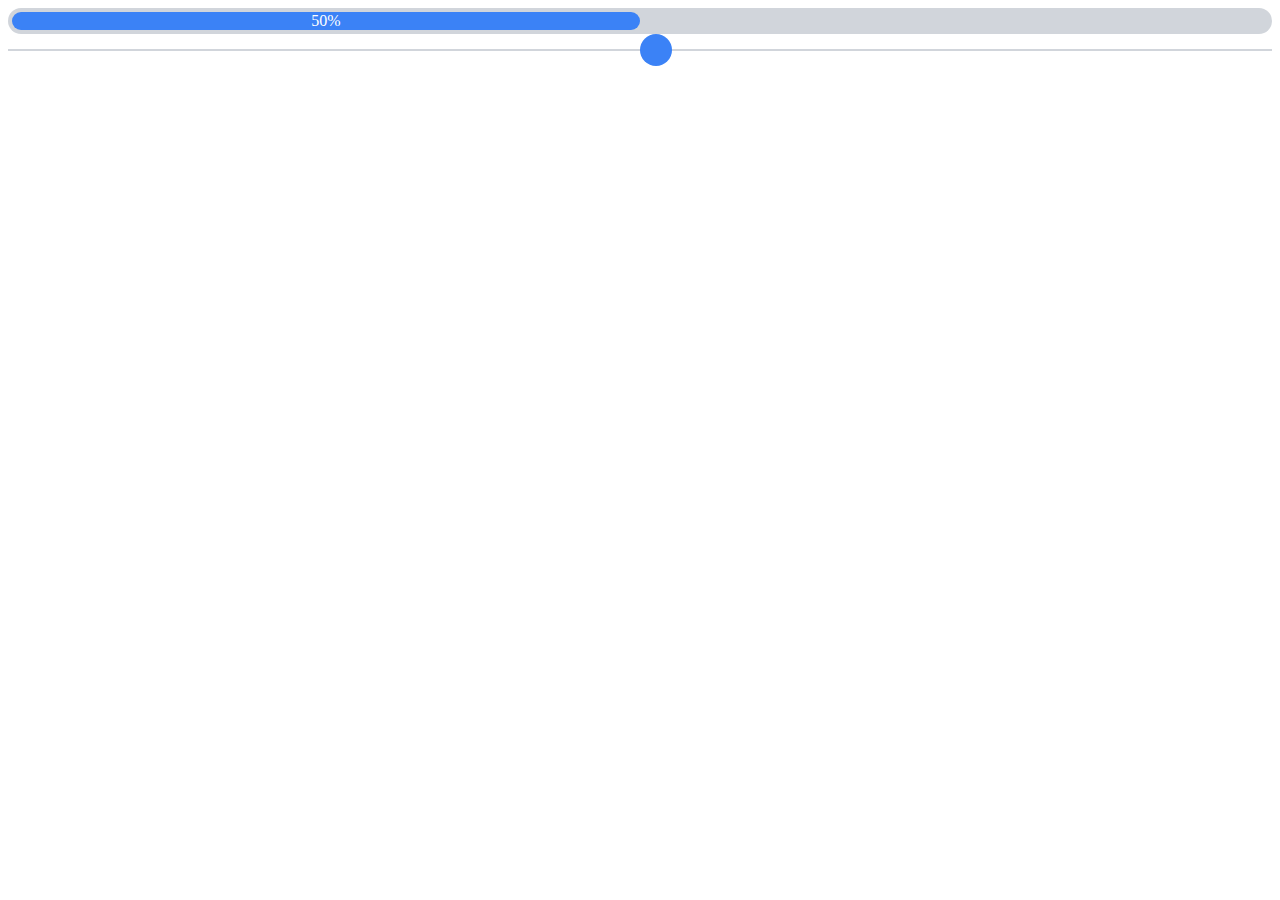
<file: 各類測試/拉條測試.html>
<!DOCTYPE html>
<html lang="en">
<head>
    <meta charset="UTF-8">
    <meta name="viewport" content="width=device-width, initial-scale=1.0">
    <title>Toggle Switch</title>
            <style>
        .progress-bar {
            /* Colors */
            background-color: #d1d5db;

            /* Rounded border */
            border-radius: 9999px;
            padding: 0.25rem;
        }

        .progress-bar__progress {
            /* Center the content */
            align-items: center;
            display: flex;
            justify-content: center;

            /* Colors */
            background-color: #3b82f6;
            color: #fff;

            /* Rounded border */
            border-radius: 9999px;
        }
        /* ==================================== */
        .slider {
            /* Content is centered horizontally */
            align-items: center;
            display: flex;

            /* Size */
            height: 2rem;
        }

        .slider__left {
            height: 2px;

            /* Colors */
            background-color: #d1d5db;
        }

        .slider__circle {
            /* Size */
            height: 2rem;
            width: 2rem;

            /* Rounded border */
            border-radius: 100px;

            /* Colors */
            background-color: #3b82f6;
        }

        .slider__right {
            /* Take the remaining width */
            flex: 1;
            height: 2px;

            /* Colors */
            background-color: #d1d5db;
        }

    </style>

</head>
<body>
    <div class="progress-bar">
        <!-- Width based on the number of percentages -->
        <div class="progress-bar__progress" id="progressBar" style="width: 50%;">
            <!-- The number of percentages -->
            50%
        </div>
    </div>

    <div class="slider" id="slider">
        <!-- Left side -->
        <!-- Width based on the current value -->
        <div class="slider__left" id="sliderLeft" style="width: 50%"></div>
    
        <!-- Circle -->
        <div class="slider__circle" id="sliderCircle"></div>
    
        <!-- Right side -->
        <div class="slider__right" id="sliderRight"></div>
    </div>
     
    <script>
        // Get elements
        const slider = document.getElementById('slider');
        const sliderLeft = document.getElementById('sliderLeft');
        const sliderCircle = document.getElementById('sliderCircle');
        const sliderRight = document.getElementById('sliderRight');

        // Add event listener to the slider
        slider.addEventListener('mousemove', handleMouseMove);
        slider.addEventListener('mouseup', handleMouseUp);
    
        // Flag to check if dragging
        let isDragging = false;
    
        // Handle mouse down
        sliderCircle.addEventListener('mousedown', (event) => {
            event.preventDefault(); // Prevent text selection during drag
            isDragging = true;
        });
    
        // Handle mouse up
        function handleMouseUp() {
            isDragging = false;
        }
        function handleMouseMove(event) {
          if (isDragging) {
              const sliderRect = slider.getBoundingClientRect();
              const percentage = (event.clientX - sliderRect.left) / sliderRect.width * 100;
      
              // 將百分比限制在 0% 和 100% 之間
              const clampedPercentage = Math.max(0, Math.min(100, percentage));
      
              // 更新樣式
              sliderLeft.style.width = clampedPercentage + '%';
              sliderCircle.style.left = clampedPercentage + '%';
              sliderRight.style.width = 100 - clampedPercentage + '%';
      
              // 更新進度條
              progressBar.style.width = clampedPercentage + '%';
              progressBar.textContent = Math.round(clampedPercentage) + '%';
      
              // 根據百分比改變背景色
              const backgroundColor = `rgb(${clampedPercentage}%, ${clampedPercentage}%, ${clampedPercentage}%)`;
              document.body.style.backgroundColor = backgroundColor;
          }
      }
    </script>


  
</body>
</html>
</file>
<file: styles/基本.css>
button {
    padding: 10px; /* 調整按鈕的內邊距 */
    font-size: 16px; /* 調整字體大小 */
}

.grid {
    color:  rgb(214, 98, 144) ;
    background-image: url("data:image/svg+xml,%3Csvg xmlns='http://www.w3.org/2000/svg' width='40' height='40'%3E%3Crect width='40' height='40' fill='%23fff' /%3E%3Crect x='50%' width='1' height='100%' fill='rgb(203 213 225)' /%3E%3Crect y='50%' width='100%' height='1' fill='rgb(203 213 225)' /%3E%3C/svg%3E%0A");
}




.parent {
    display: grid;
    grid-template-columns: repeat(5, 1fr);
    grid-template-rows: repeat(5, 1fr);
    grid-column-gap: 0px;
    grid-row-gap: 0px;
}

.header {
    display: flex;
    align-items: center;
    justify-content: center;
    padding: 20px;
    background-color: rgb(214, 98, 144) /* 加入背景色 */
}

.logo {
    margin-right: 20px;
}

.title {
    margin: 0;
    font-size: 60px; /* 設定字體大小 */
    color:  rgb(139, 239, 172);  /* 設定標題文字顏色 */
}
    

    /* 黏性標題欄    */
.sticky-header__header {
    z-index: 2;
    
    position: sticky;
    top: 0;
    background-color: rgb(139, 239, 172); /* 背景色 */
    box-shadow: 0 2px 4px rgba(0, 0, 0, 0.1); /* 陰影效果 */
    padding: 10px; /* 添加一些內邊距 */
    border-radius: 0 0 10px 10px; 
    
}

.sticky-table-headers {
    display: flex;
    justify-content: center;
    align-items: center;
    height: 100%; /* 讓整個按鈕區域高度與標題欄相同 */
    
}

.sticky-table-headers__sticky {
    /* Background color */
    background-color: #9ca3af;

    /* Stick to the left */
    left: 0;
    position: sticky;

    /* Displayed on top of other rows when scrolling */
    z-index: 9999;
}
.sticky-table-headers th {
    padding: 0px; /* 添加一些內邊距 */
}

.sticky-table-headers button {
    background-color: rgb(139, 239, 172);
    color: rgb(161, 54, 97);
    border: none;
    padding: 8px 16px; /* 調整內邊距，使按鈕高度不變，水平方向擴展至 100% */
    border-radius: 4px;
    cursor: pointer;
    transition: background-color 0.3s ease;
    width: 100%; /* 讓按鈕擴展到 100% 的寬度 */
    font-size: 24px; /* 設定固定字體大小 */
}

.sticky-table-headers button:hover {
    background-color: rgb(184, 91, 128);
    color:  rgb(139, 239, 172);
}

.div3 {
    grid-area: 1 / 2 / 6 / 5;
    height:auto; /* 設定高度為整個網頁的高度 */
    background-color: rgba(139, 239, 172, 0.296);  /* 設定背景色 */
    padding: 20px; /* 添加內邊距 */
    text-align: center; /* 文字置中 */

    /* 字體樣式 */
    font-family: 'Arial', sans-serif;
    font-size: 24px;
    line-height: 1.5;

    /* 邊框和陰影效果 */
    border-radius: 10px;
    box-shadow: 0 0 10px rgba(0, 0, 0, 0.1);
    

}

.div3 img {
    width: 100%;
    height: auto;
    display: block; /* 避免行內元素間的空白 */
}

/* 可以對內部的文字進行樣式設定 */
.div3 p {
    margin-bottom: 10px;
}
</file>
<file: styles/首頁.css>
.eee {
    background-color: rgb(139, 239, 172);
    color: rgb(226, 111, 157);
    border: none;
    padding: 12px 24px; /* 調整內邊距，使按鈕更有質感 */
    border-radius: 6px;
    cursor: pointer;
    transition: background-color 0.3s ease;
    width: 100%; /* 讓按鈕擴展到 100% 的寬度 */
    font-size: 32px; /* 設定字體大小 */
    font-weight: bold; /* 加粗文本 */
}

.eee:hover {
    background-color: rgb(184, 91, 128);
    color: rgb(139, 239, 172);
}
</file>
<file: styles/書籤.css>
.div1 {
    list-style-type: none;
    padding: 0;
    position: fixed;
    top:50%; /* 距離畫面頂部的位置，可以調整 */
    transform: translateY(-50%);
    background-color:rgba(139, 239, 172, 0.356);
    border-radius: 6px;
    box-shadow: 0 2px 4px rgba(0, 0, 0, 0.1);
    max-height: 80vh; /* 或者其他適合的高度值 */
    z-index: 1;
}

.div1 li {
    margin-bottom: 10px;

}

.div1 a {
    text-decoration: none;
    color: rgb(184, 91, 128);
    font-size: 24px;
    display: block;
    padding: 8px;
    border-radius: 6px;
    transition: background-color 0.3s ease;
}

.div1 a:hover {
    background-color: rgb(184, 91, 128);
    color: rgb(139, 239, 172);
}
</file>
<file: styles/小翠兒狗頭定位.css>
.div2 {
    grid-area: 4 / 1 / 6 / 2;
    position: relative; /* 加入相對定位 */
}

.div2 img {
    position: absolute; /* 加入絕對定位 */
    bottom: 0; /* 距離底部的距離 */
    max-width: 100%; /* 圖片最大寬度為其容器的寬度 */
    height: auto; /* 保持原始比例 */
}
</file>
